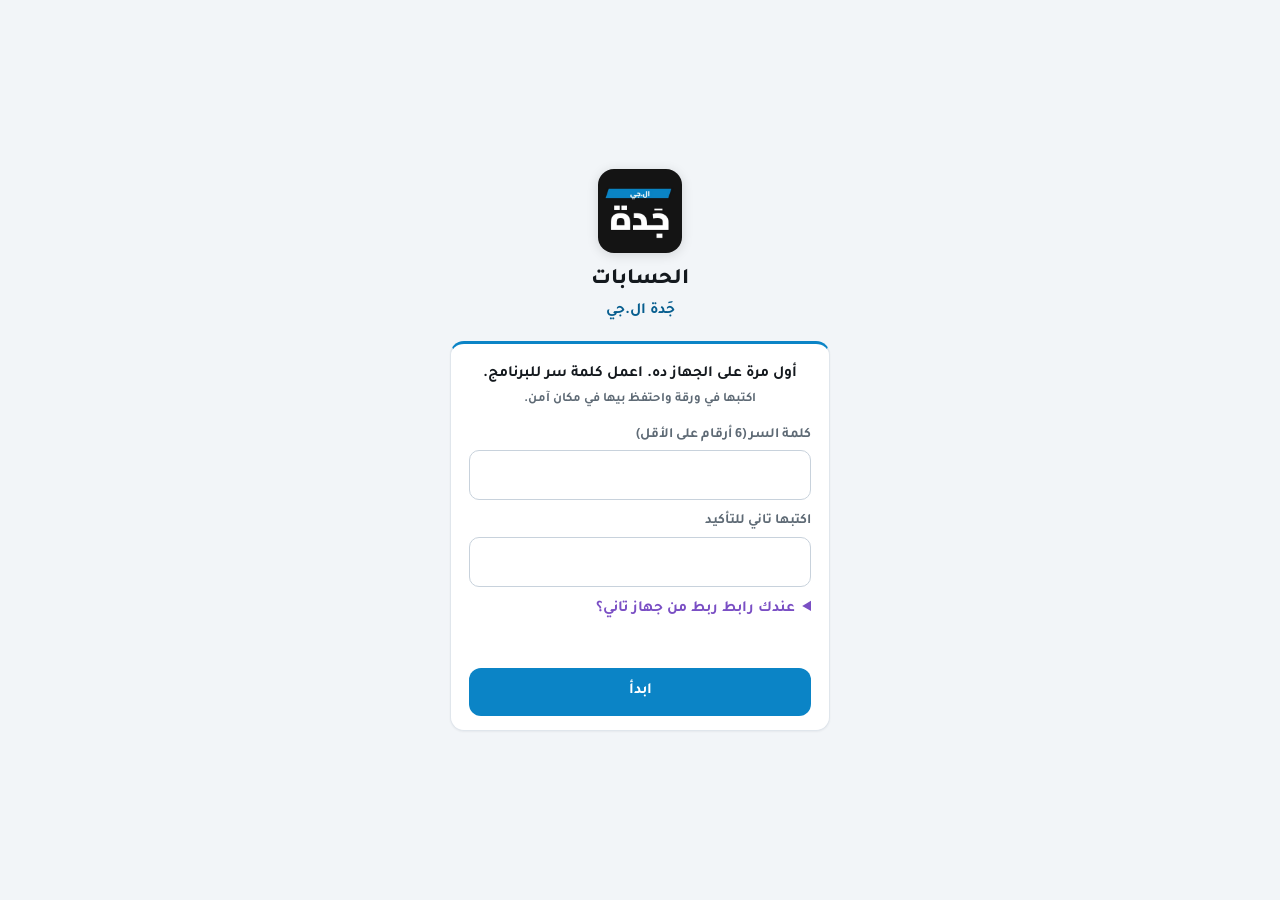
<file: index.html>
<!doctype html>
<html lang="ar" dir="rtl"><head><meta charset="utf-8"><meta name="viewport" content="width=device-width,initial-scale=1">
<title>الحسابات</title>
<script>location.replace('accounts.html' + location.hash);</script>
</head><body><a href="accounts.html">افتح الحسابات</a></body></html>
</file>
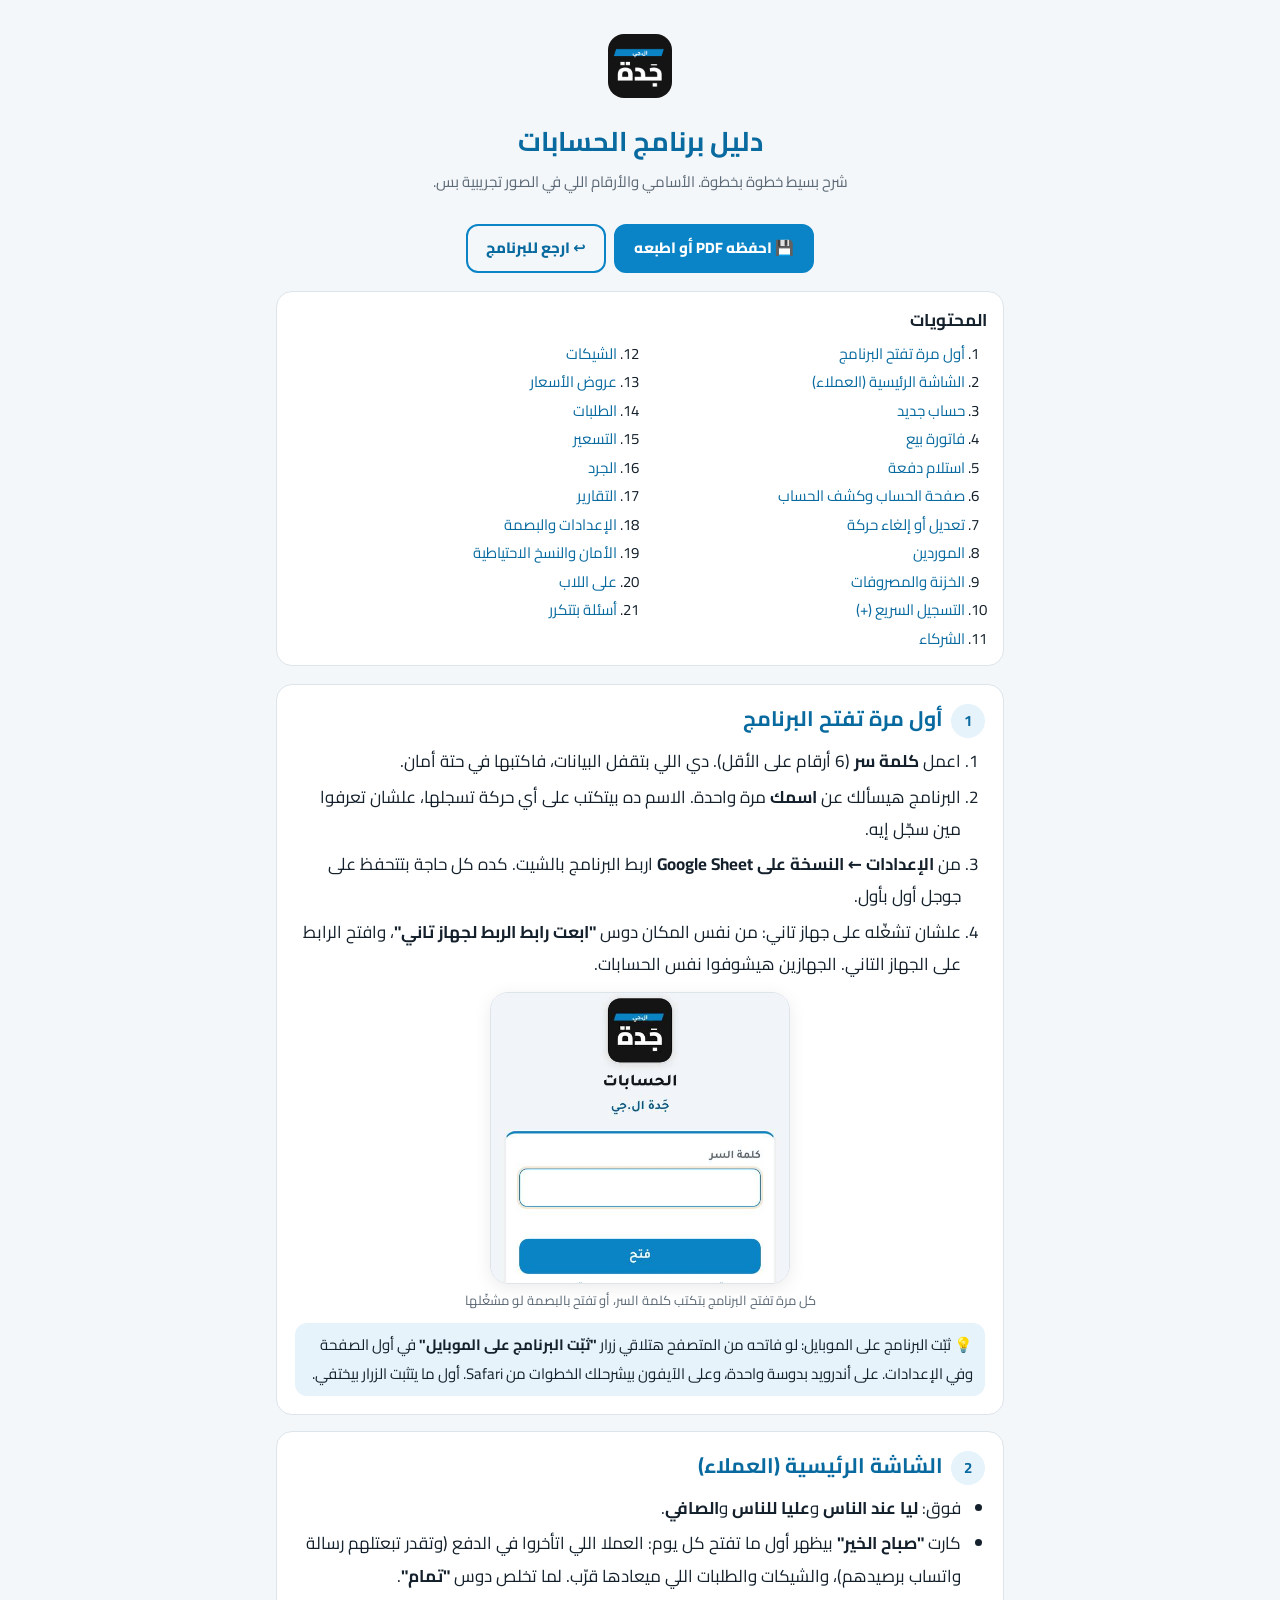
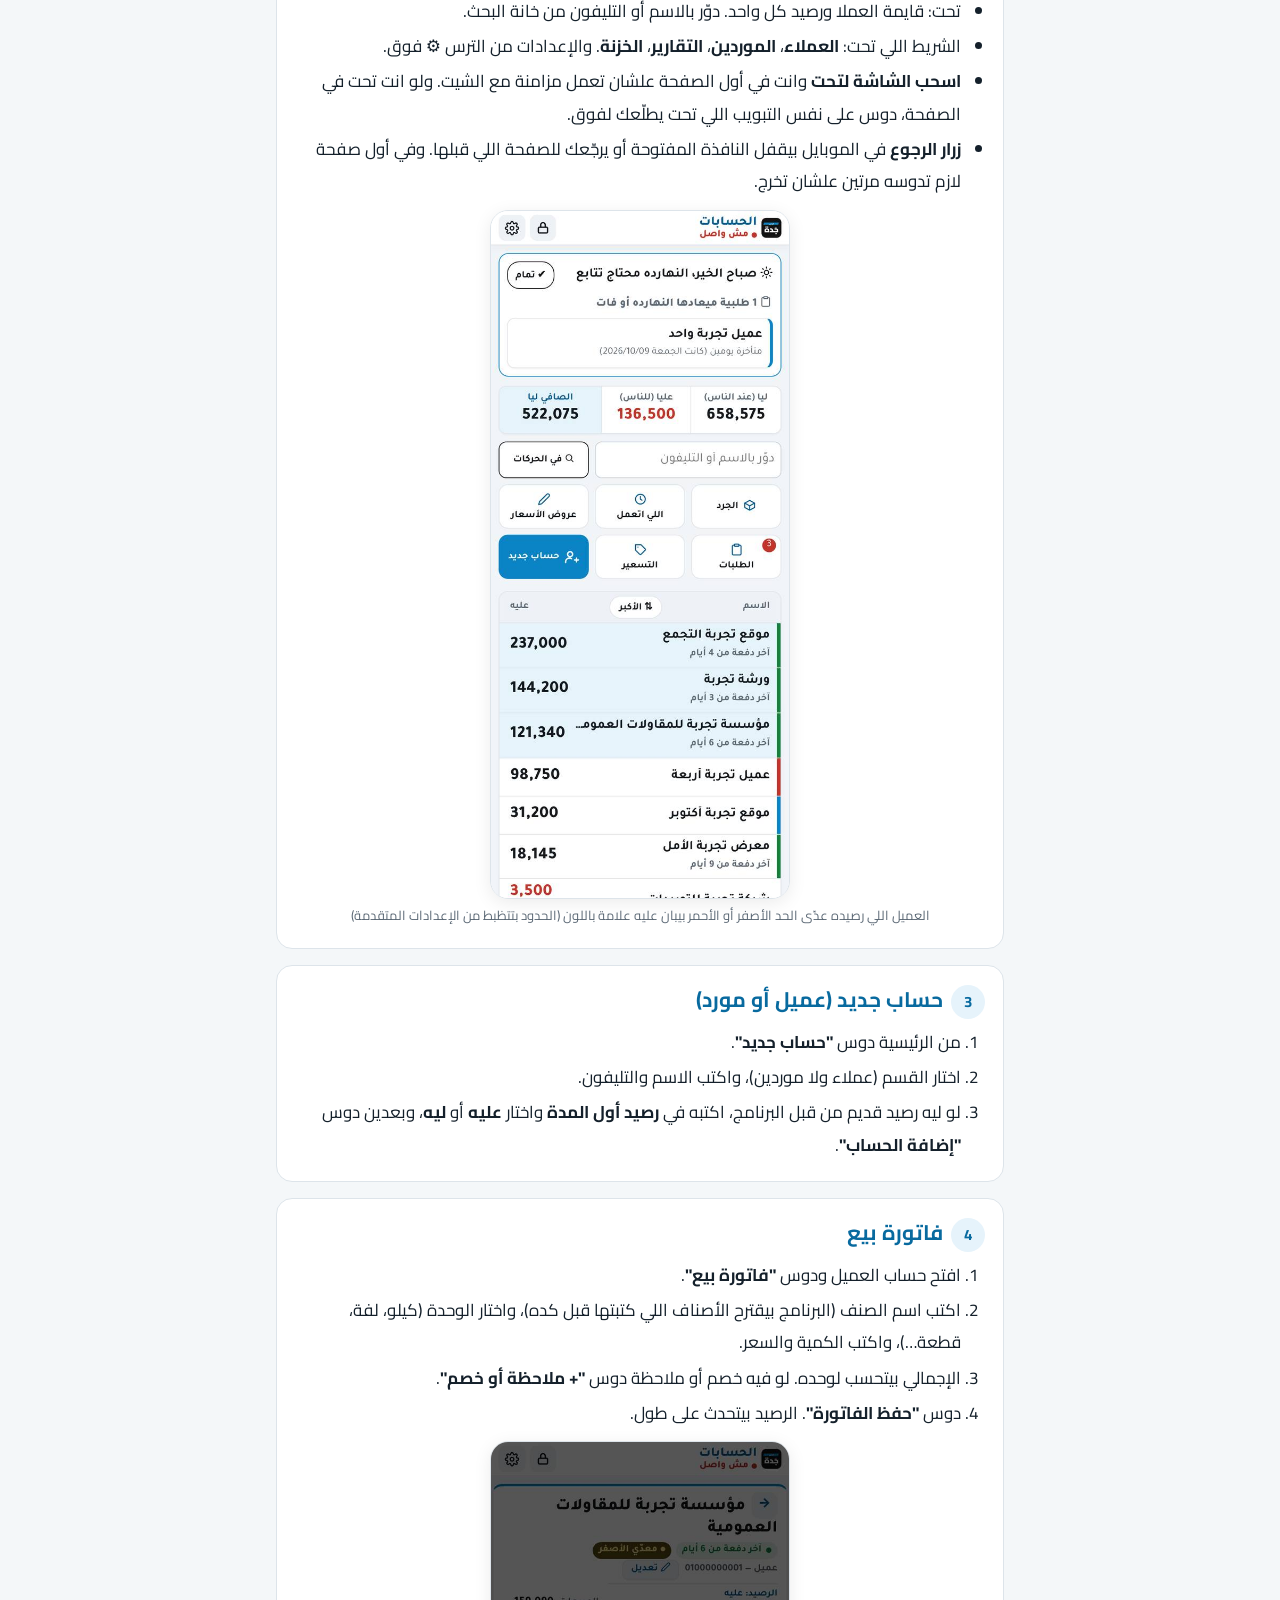
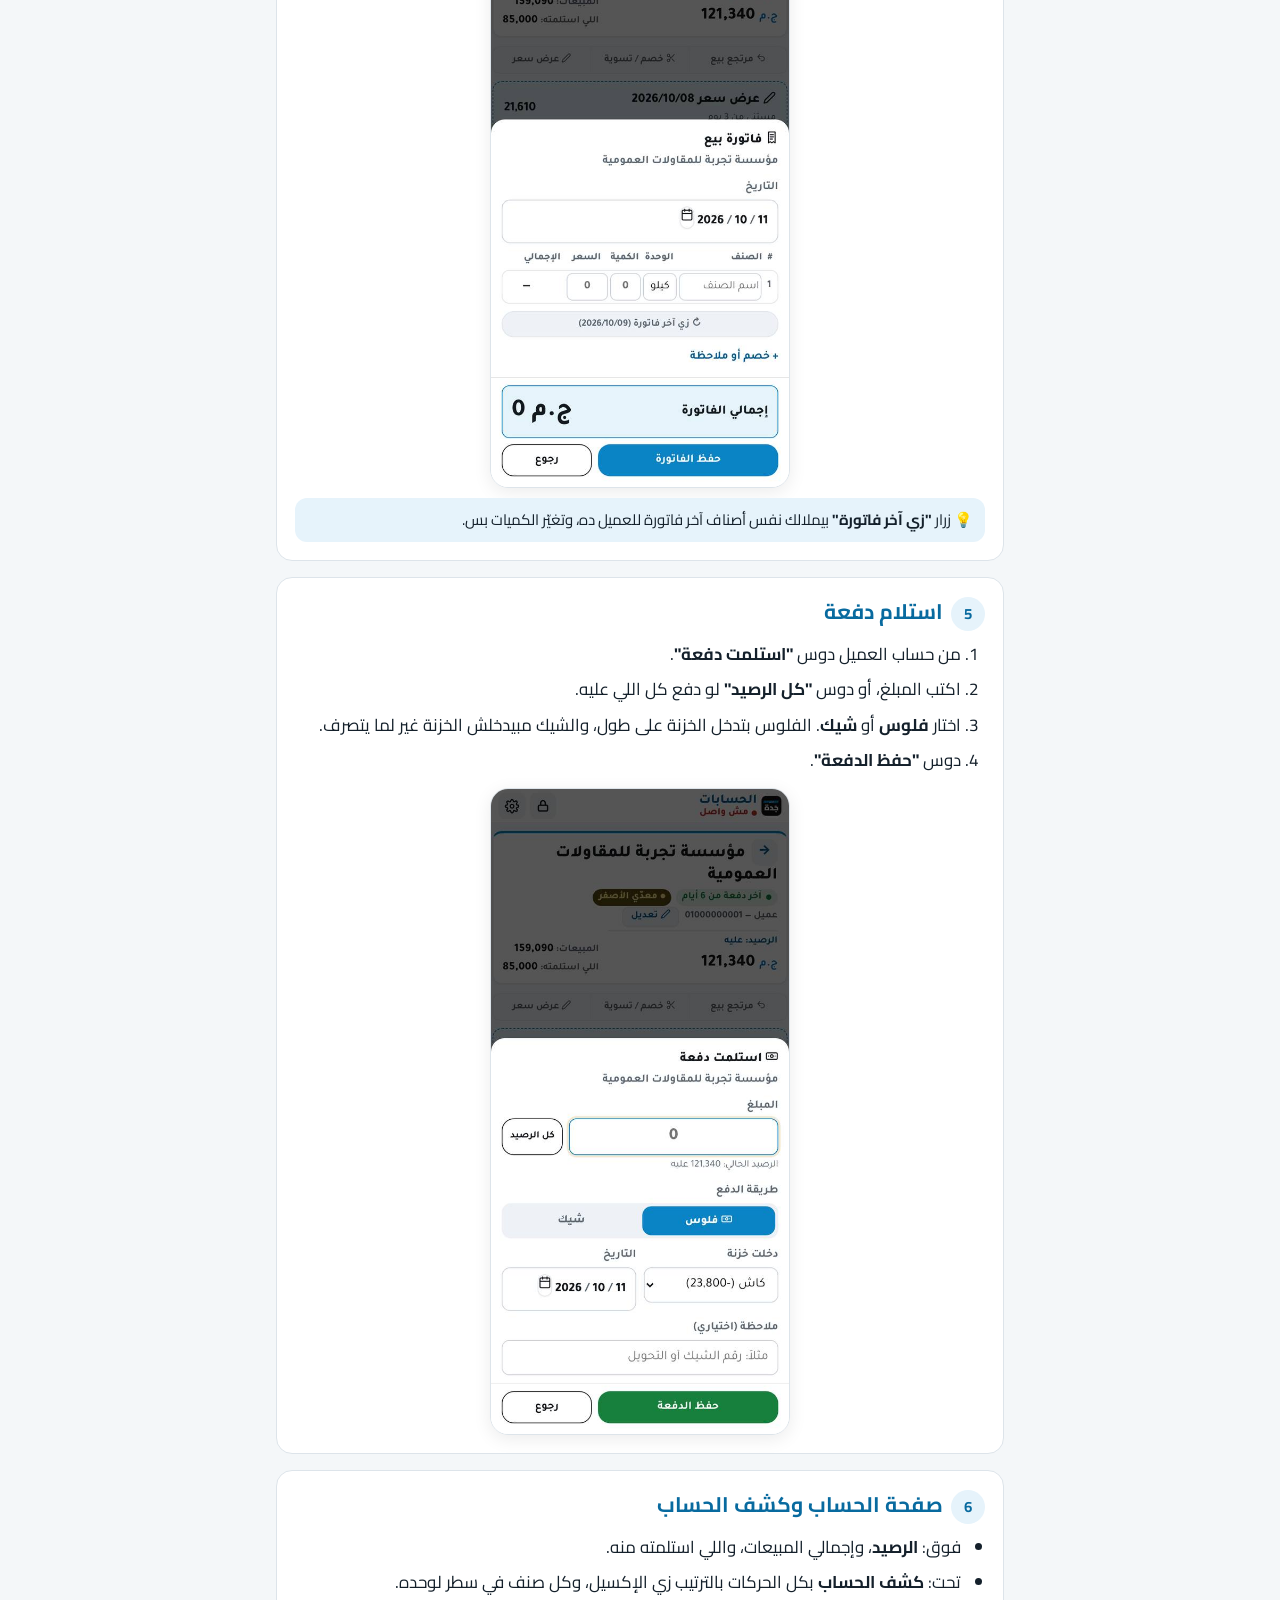
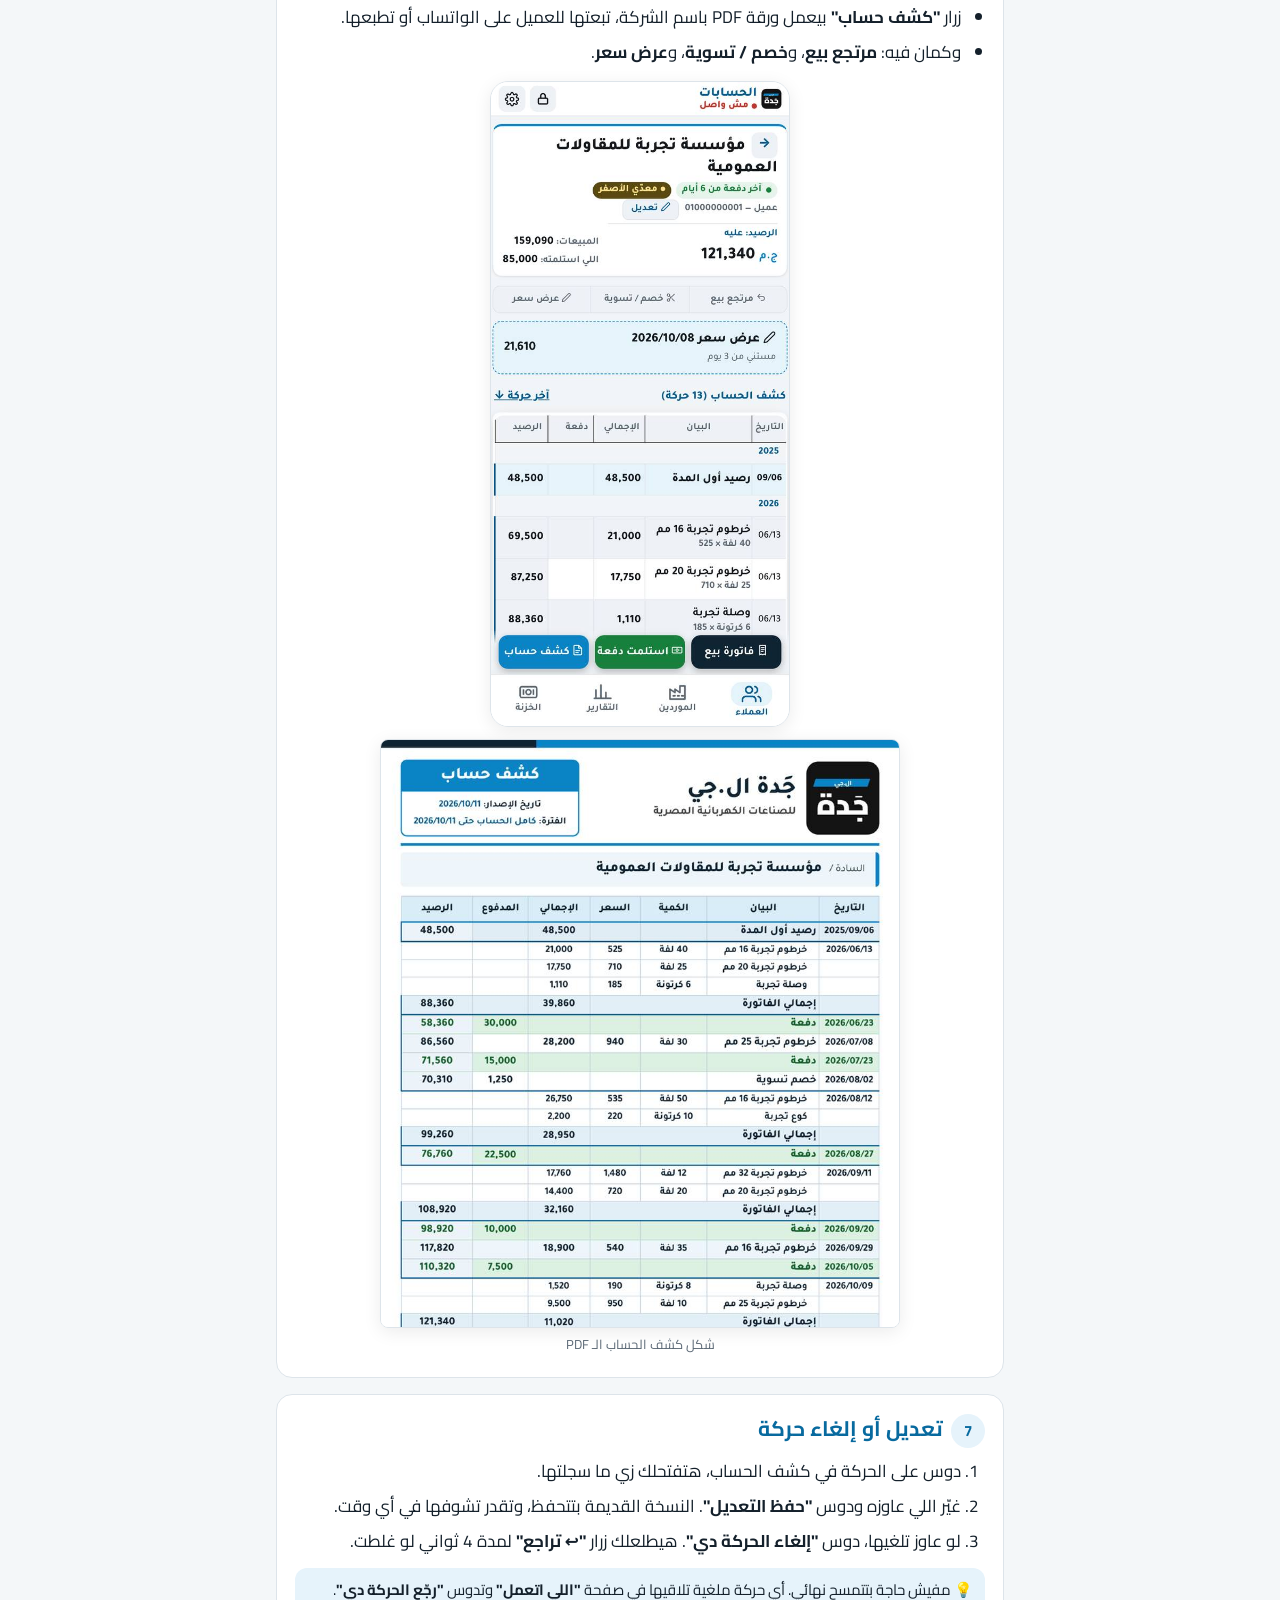
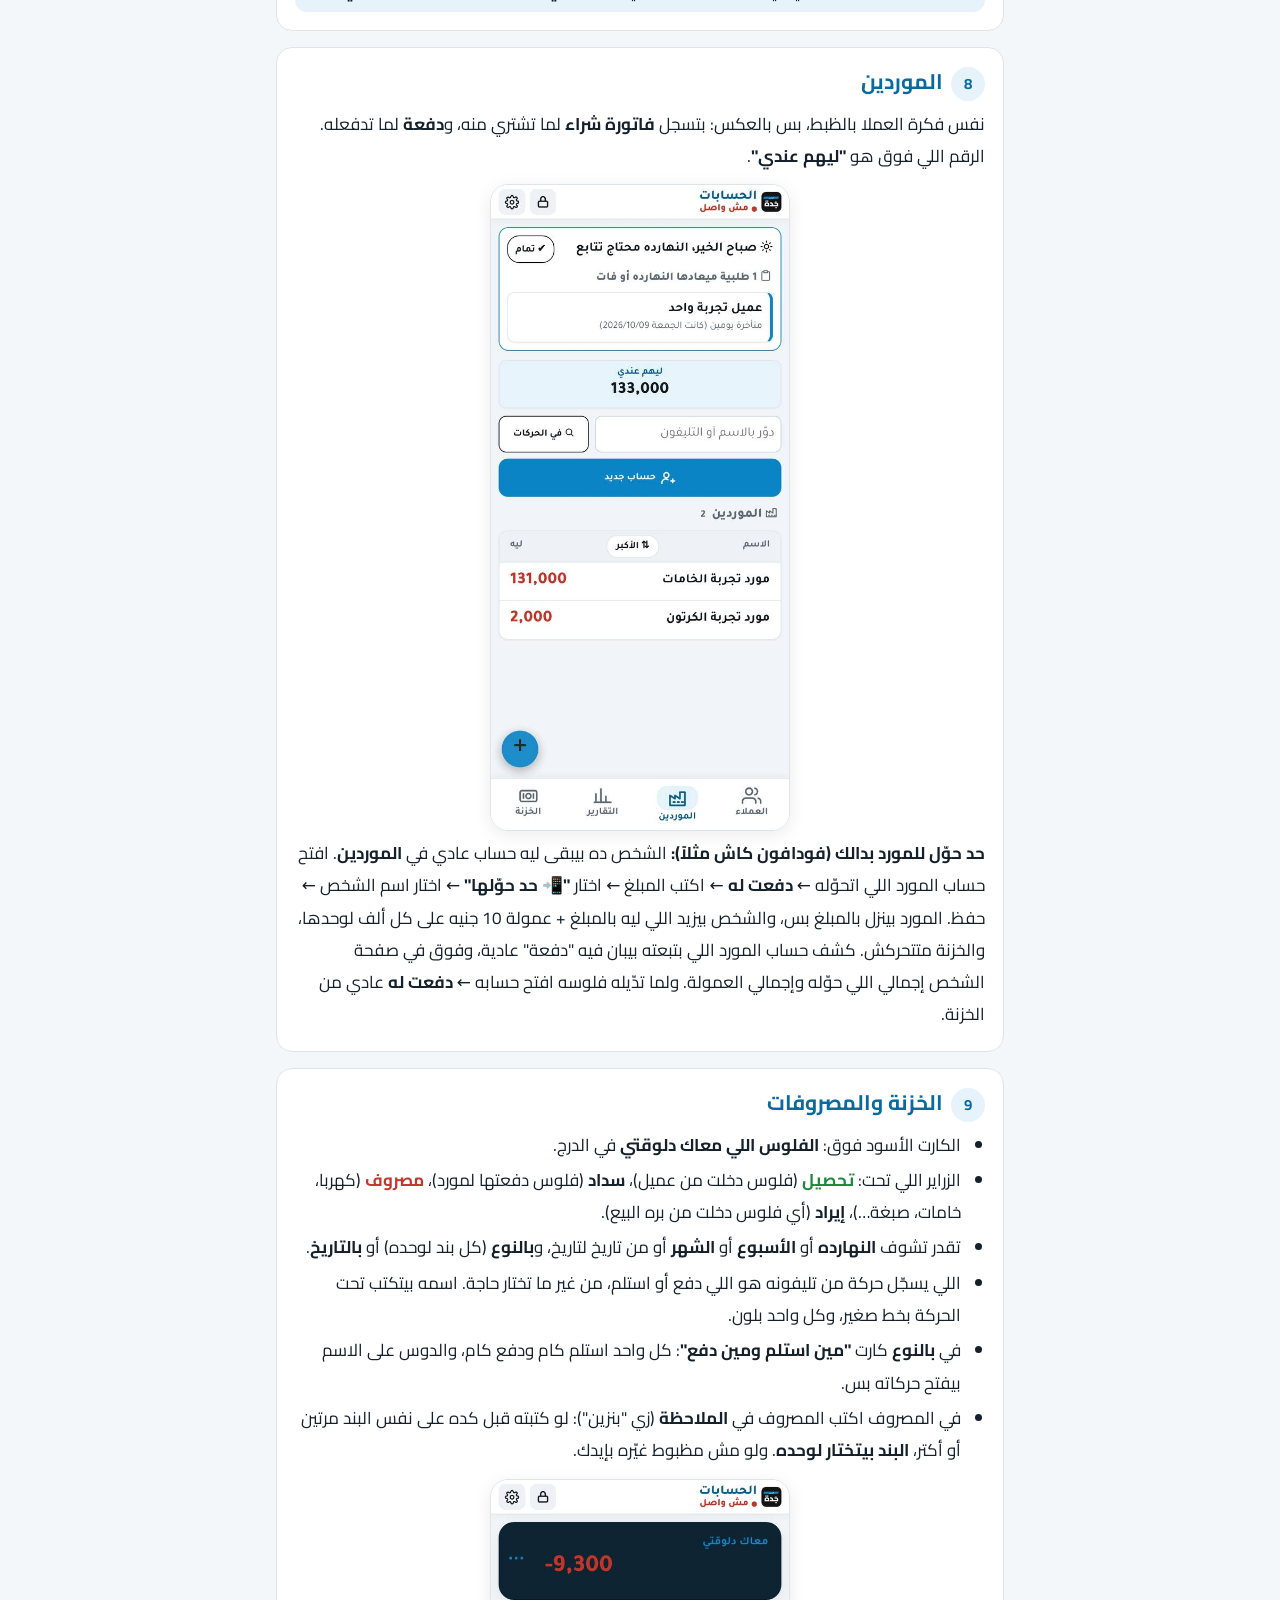
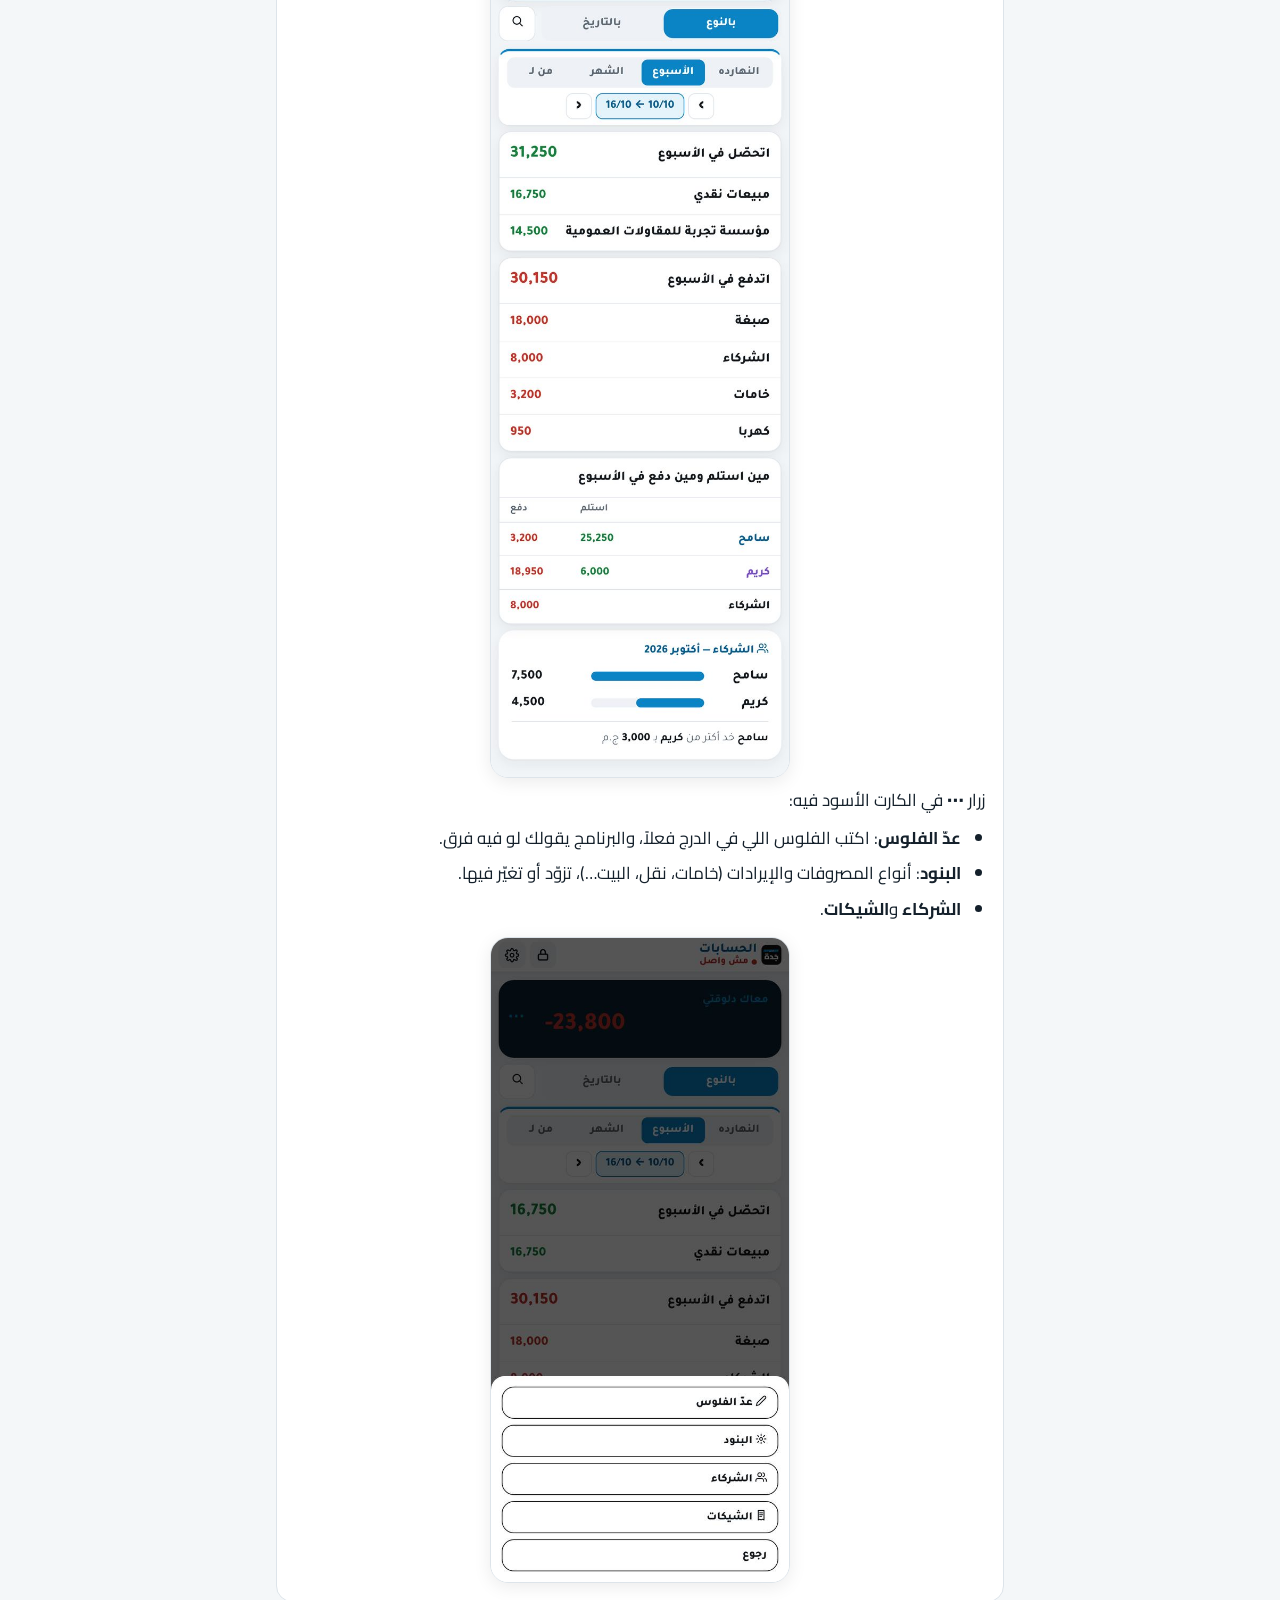
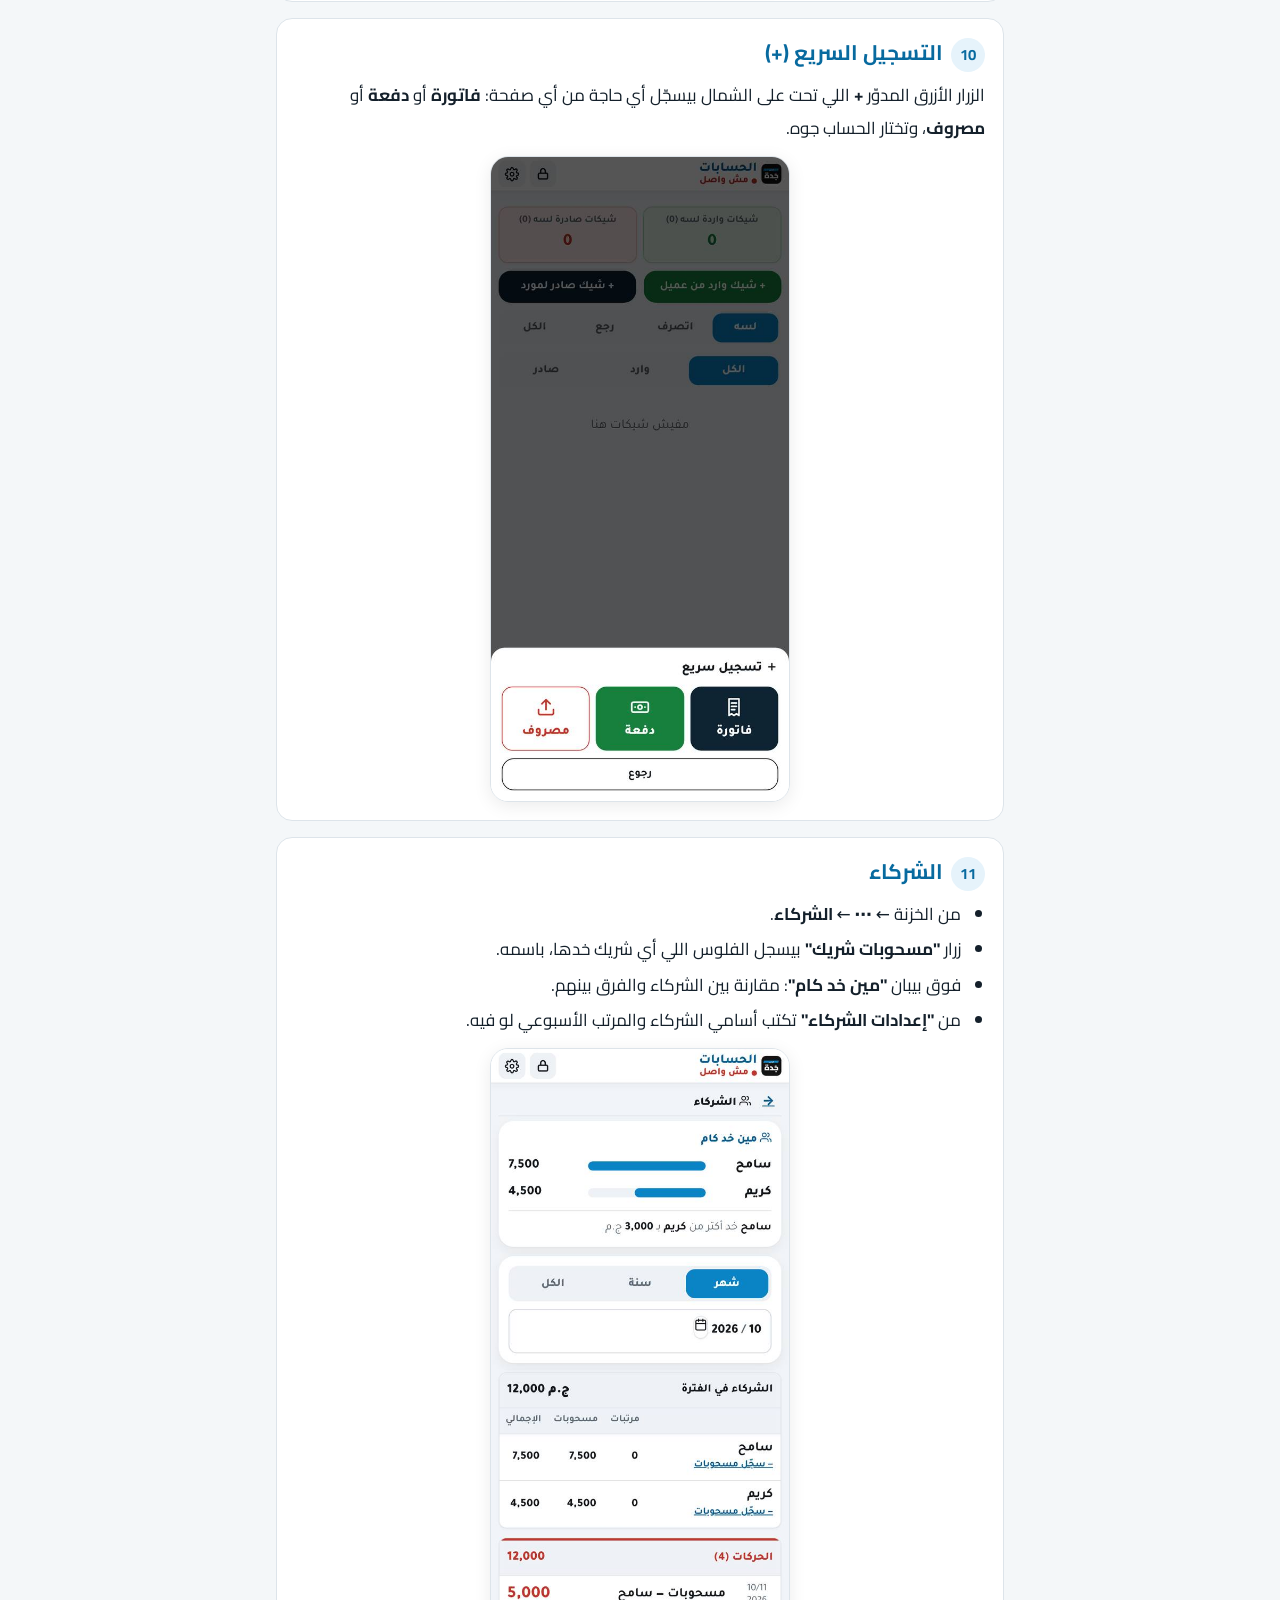
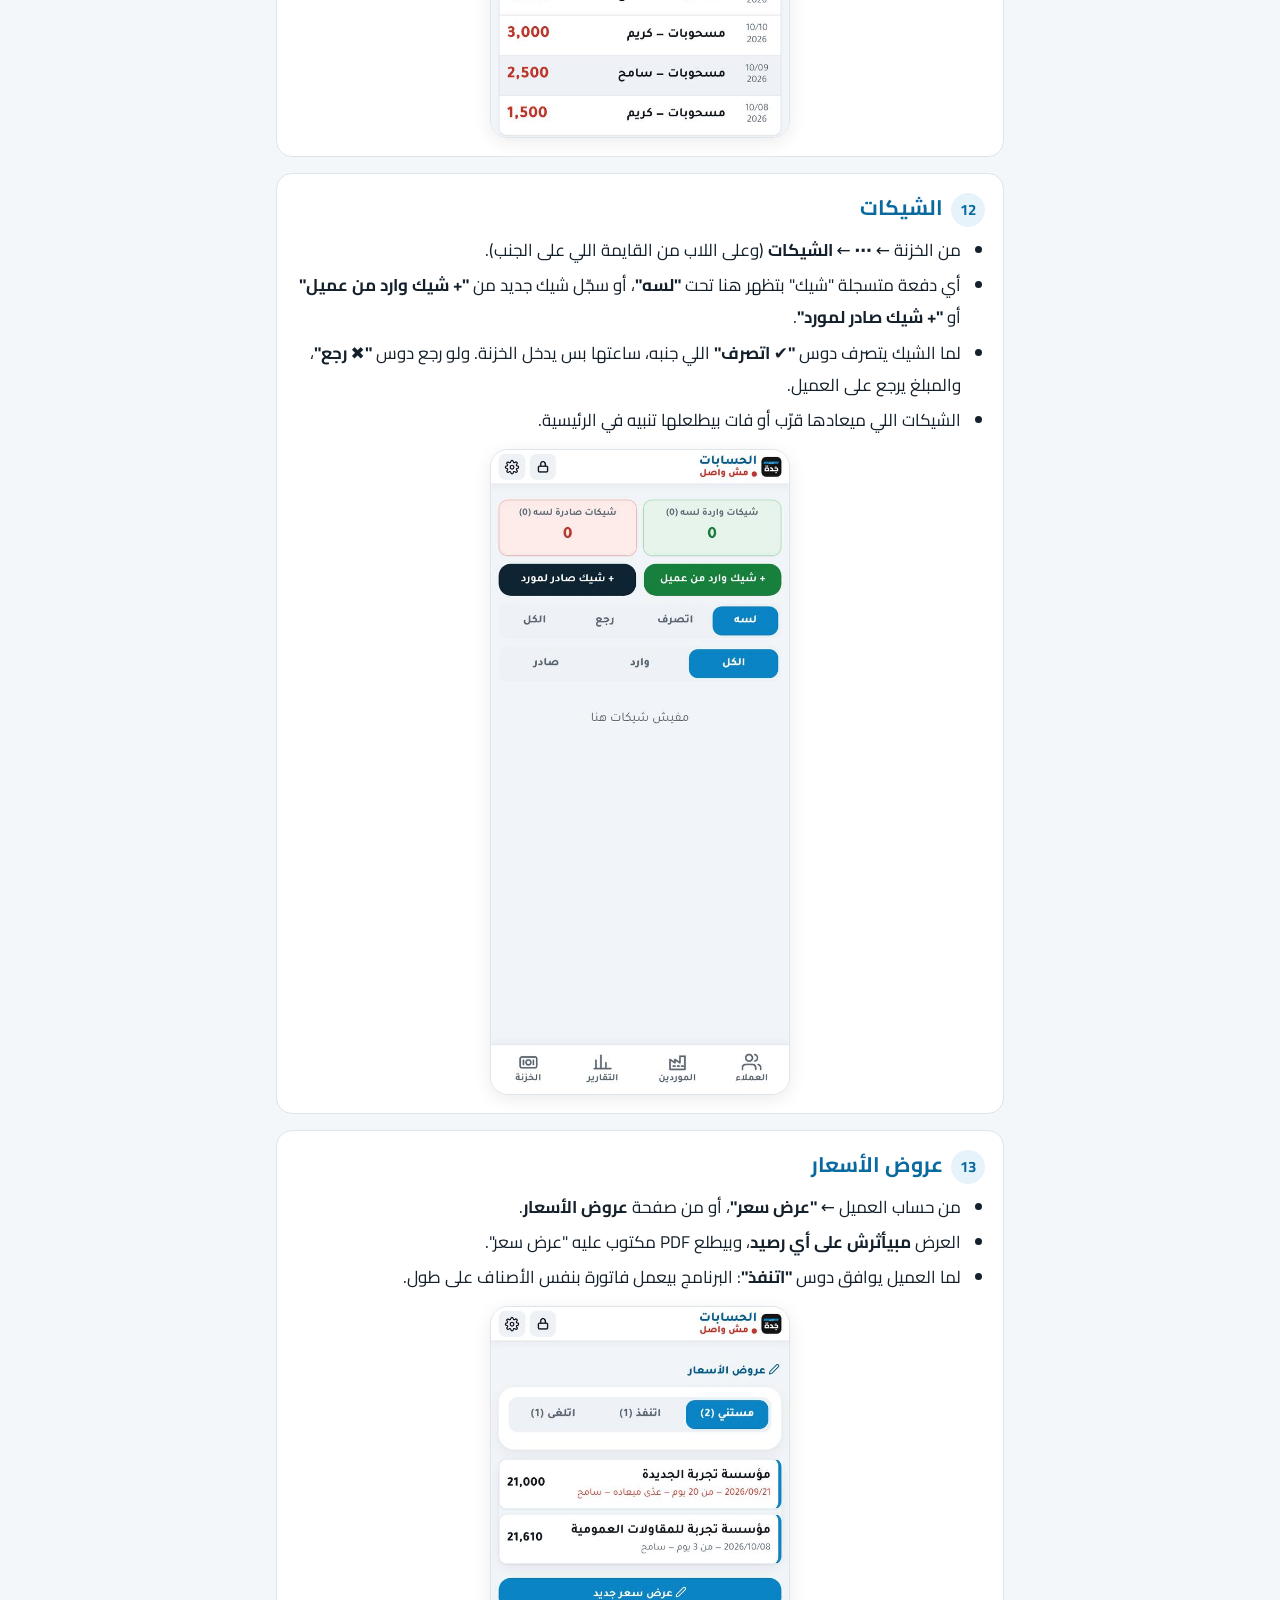
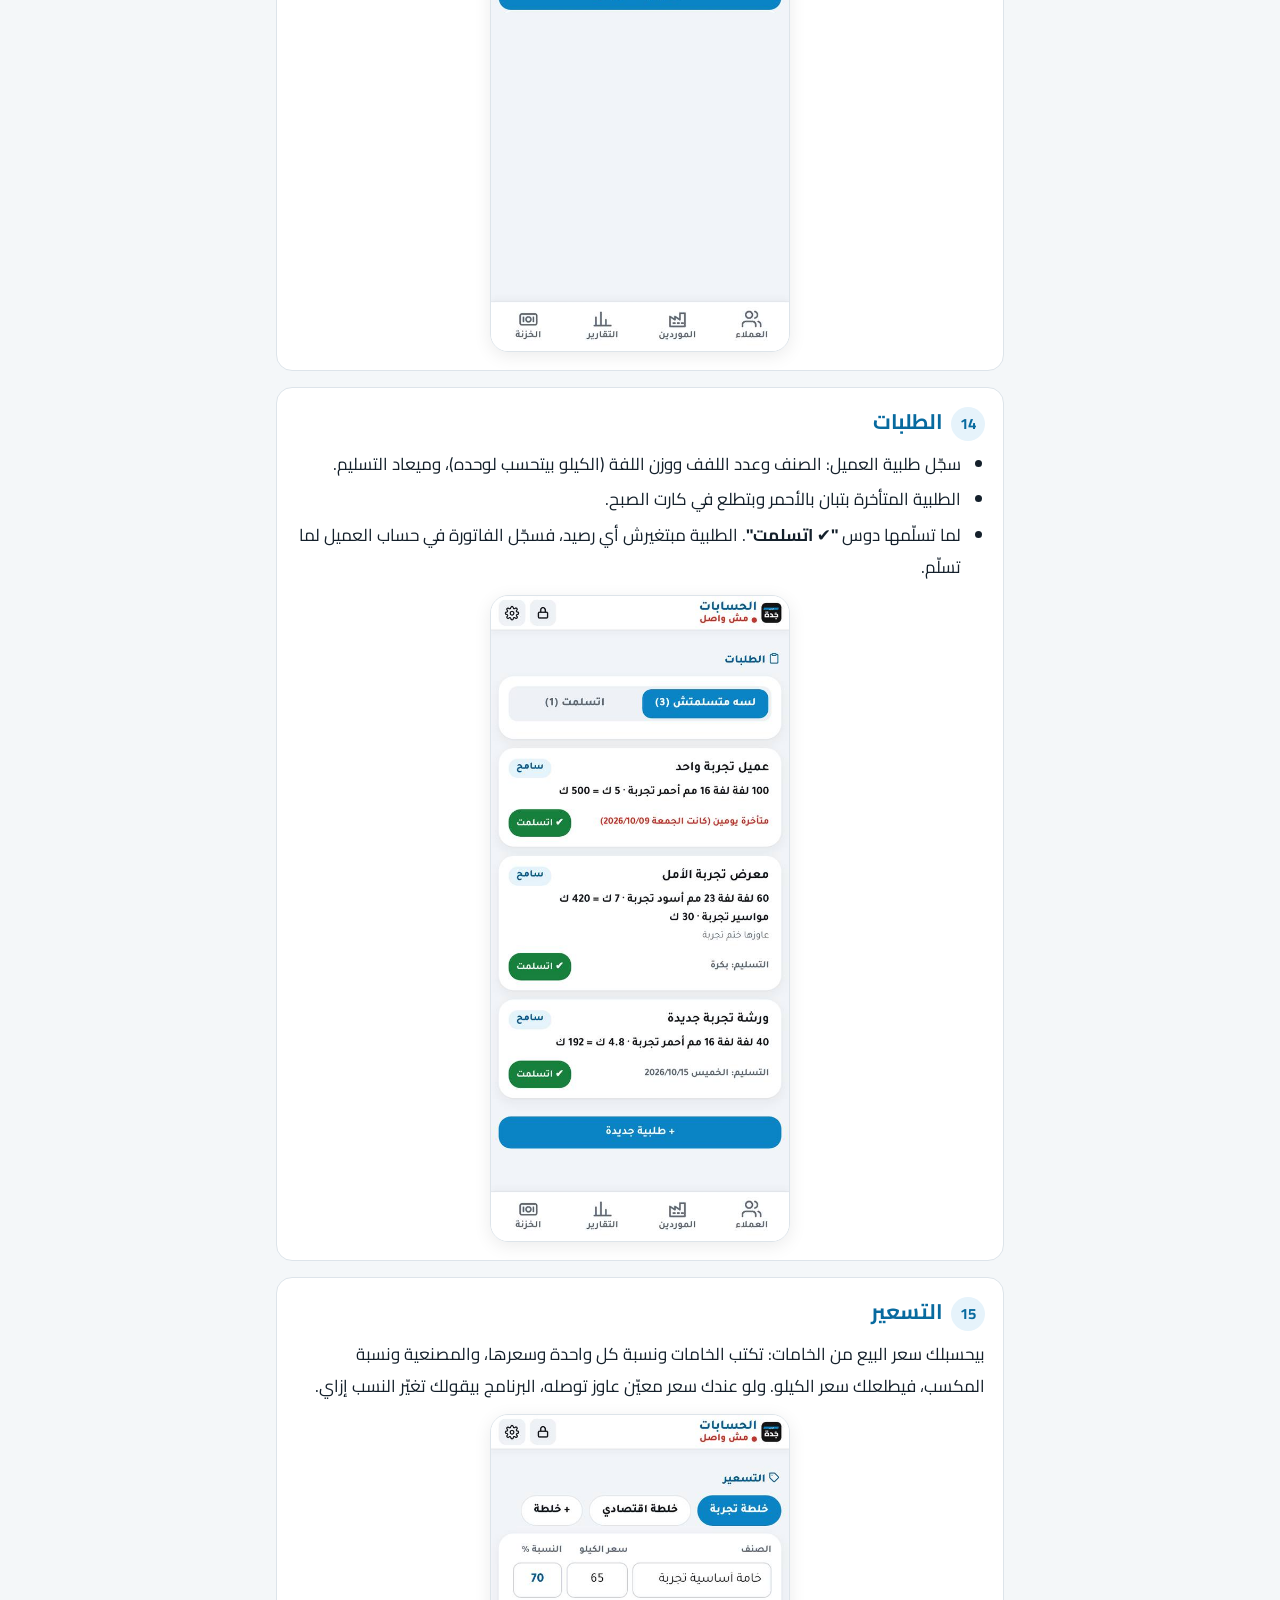
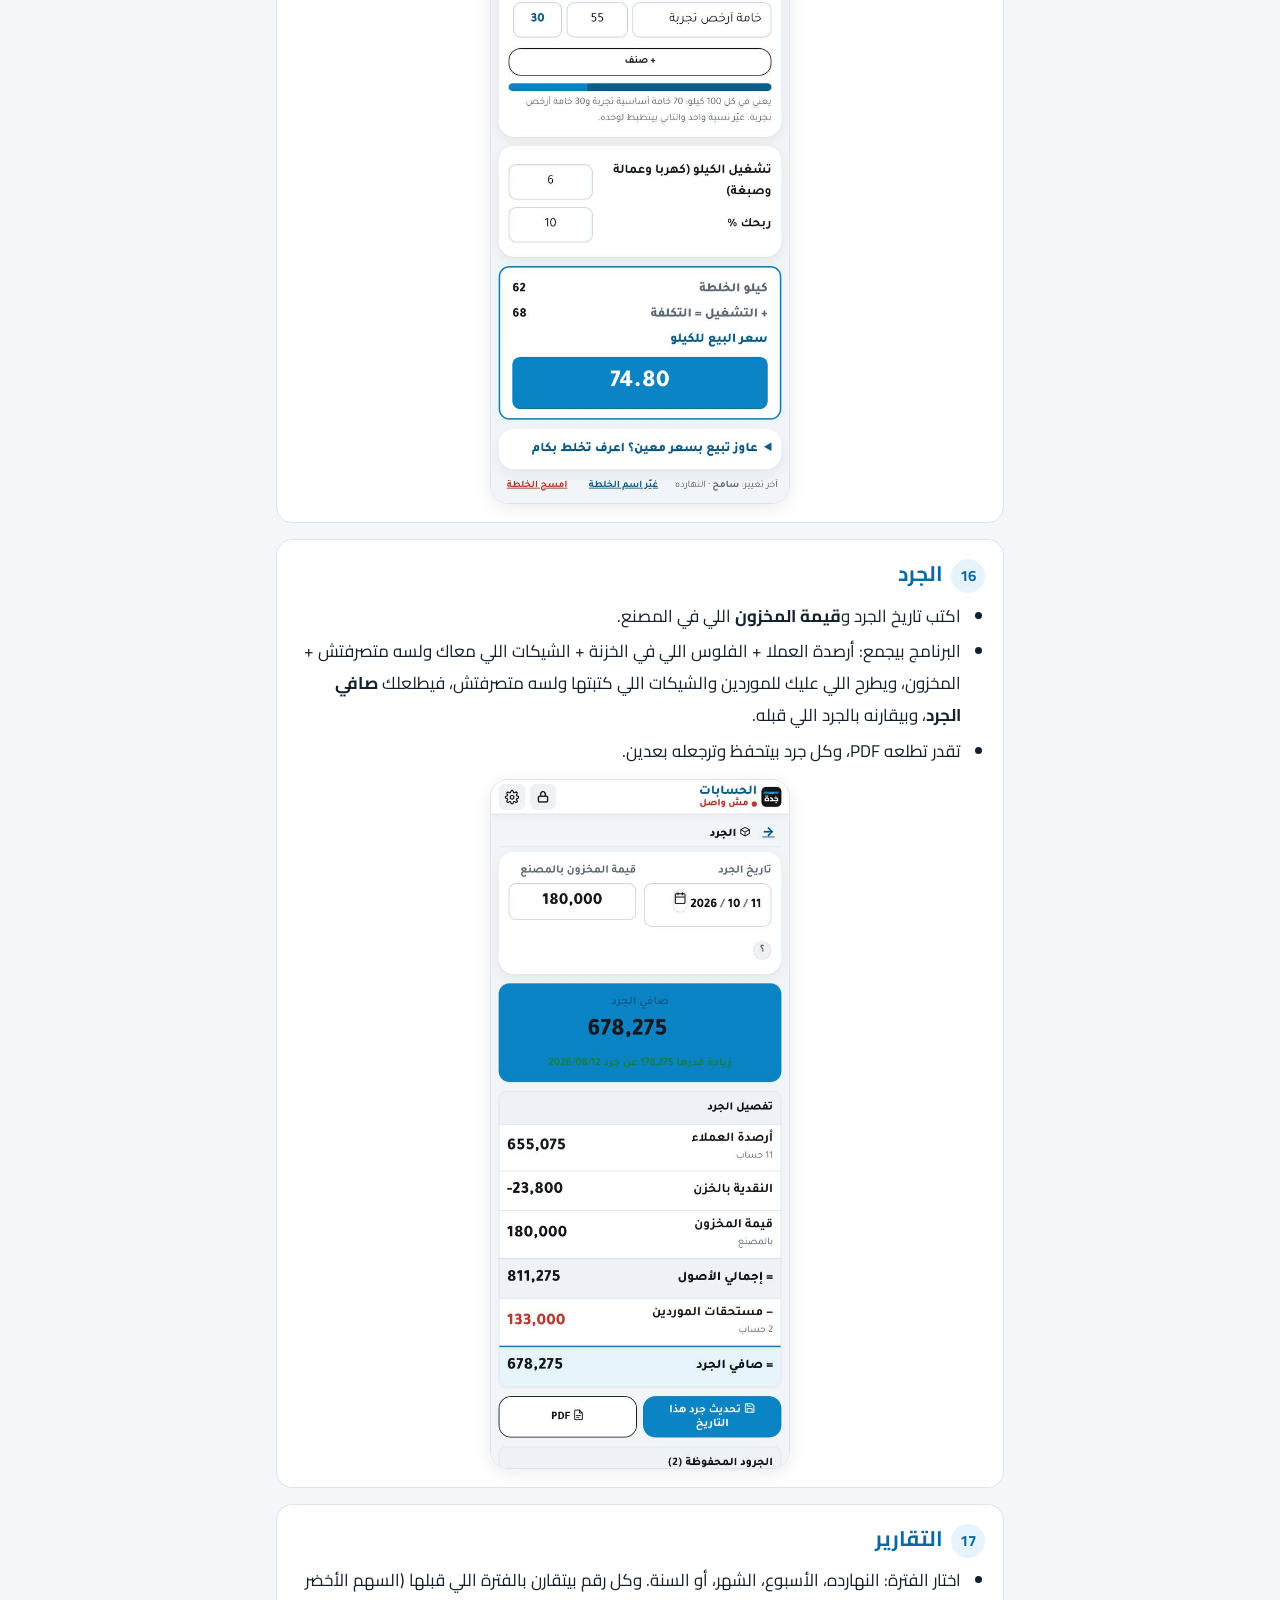
<file: guide.html>
<!doctype html>
<html lang="ar" dir="rtl">
<head>
<meta charset="utf-8">
<meta name="viewport" content="width=device-width, initial-scale=1">
<title>دليل برنامج الحسابات</title>
<link rel="stylesheet" href="fonts/fonts.css">
<!-- دليل الاستخدام: صفحة لوحدها بتتفتح من الإعدادات. مش في SHELL بتاع sw.js علشان متبطّأش البرنامج، وبتتحفظ بعد أول فتحة. الصور في guide/ -->
<style>
:root{--gold:#0a84c6;--gold-d:#086a9f;--gold-l:#e6f3fb;--ink:#14202b;--sub:#5b6875;--line:#dde4ea;--bg:#f4f7f9;--card:#fff;--green:#1b8a3c;--red:#c4372b;
  --f1:13px;--f2:15px;--f3:17px;--f4:21px;--f5:27px}
@media (prefers-color-scheme:dark){:root{--ink:#e8eef3;--sub:#9fb0be;--line:#2c3a46;--bg:#0f171e;--card:#17222c;--gold-l:#123447}}
*{box-sizing:border-box}
body{margin:0;background:var(--bg);color:var(--ink);font-family:Cairo,Tajawal,system-ui,sans-serif;font-size:var(--f3);line-height:1.9}
.wrap{max-width:760px;margin:0 auto;padding:16px}
header{text-align:center;padding:18px 0 6px}
header img{width:64px;height:64px;border-radius:16px}
h1{font-size:var(--f5);margin:8px 0 0;color:var(--gold-d)}
.sub{color:var(--sub);font-size:var(--f2);margin:0 0 12px}
.bar{display:flex;gap:8px;justify-content:center;flex-wrap:wrap;margin:10px 0 18px}
.btn{display:inline-block;border:2px solid var(--gold);background:var(--gold);color:#fff;border-radius:12px;padding:8px 18px;font:inherit;font-size:var(--f2);font-weight:800;text-decoration:none;cursor:pointer}
.btn.line{background:none;color:var(--gold-d)}
nav.toc{background:var(--card);border:1px solid var(--line);border-radius:16px;padding:12px 16px;margin-bottom:18px}
nav.toc b{display:block;font-size:var(--f3);margin-bottom:4px}
nav.toc ol{margin:0;padding-inline-start:22px;columns:2;column-gap:24px;font-size:var(--f2)}
nav.toc a{color:var(--gold-d);text-decoration:none}
section{background:var(--card);border:1px solid var(--line);border-radius:16px;padding:14px 18px;margin-bottom:16px;break-inside:avoid-page}
h2{font-size:var(--f4);margin:0 0 6px;color:var(--gold-d)}
h2 span{display:inline-block;min-width:34px;height:34px;line-height:34px;text-align:center;border-radius:50%;background:var(--gold-l);margin-inline-end:8px;font-size:var(--f2)}
p{margin:6px 0}
ol.st,ul.st{margin:6px 0;padding-inline-start:24px}
ol.st li,ul.st li{margin:3px 0}
.shot{display:block;margin:12px auto 4px;width:100%;max-width:300px;border-radius:18px;border:1px solid var(--line);box-shadow:0 4px 18px rgba(0,0,0,.08)}
.shot.wide{max-width:520px;border-radius:8px}
.cap{text-align:center;color:var(--sub);font-size:var(--f1);margin:0 0 6px}
.tip{background:var(--gold-l);border-radius:12px;padding:8px 12px;margin:10px 0 4px;font-size:var(--f2)}
.warn{background:#fdecea;color:var(--red);border-radius:12px;padding:8px 12px;margin:10px 0 4px;font-size:var(--f2);font-weight:700}
@media (prefers-color-scheme:dark){.warn{background:#3a1d1a}}
.k{display:inline-block;border:1px solid var(--line);border-bottom-width:3px;border-radius:6px;padding:0 7px;font-size:var(--f1);font-weight:800;direction:ltr}
b.g{color:var(--green)}b.r{color:var(--red)}
footer{text-align:center;color:var(--sub);font-size:var(--f1);padding:6px 0 24px}
.mkr{display:flex;flex-direction:column;align-items:center;gap:3px;margin:8px auto 14px;direction:ltr}
.mkr-m{width:46px;height:46px;border-radius:50%;border:1.5px solid var(--gold);display:grid;place-items:center;font-family:GdMono,Georgia,serif;font-weight:600;font-size:var(--f3);color:var(--gold-d);margin-bottom:8px;padding-top:1px}
.mkr-k{font-family:GdSig,sans-serif;font-weight:600;font-size:var(--f1);letter-spacing:.24em;color:var(--sub);opacity:.75;transform:scale(.8)}
.mkr-n{font-family:GdSig,sans-serif;font-weight:600;font-size:var(--f2);letter-spacing:.22em;color:var(--ink);margin-inline-start:.22em}
@media (max-width:520px){nav.toc ol{columns:1}}
@media print{
  :root{--ink:#000;--bg:#fff;--card:#fff;--line:#ccc}
  .bar{display:none}
  body{font-size:var(--f2)}
  section{box-shadow:none}
  .shot{max-width:240px;box-shadow:none}
  a{color:inherit}
}
</style>
</head>
<body>
<div class="wrap">
<header>
  <img src="icons/icon-192.png" alt="">
  <h1>دليل برنامج الحسابات</h1>
  <p class="sub">شرح بسيط خطوة بخطوة. الأسامي والأرقام اللي في الصور تجريبية بس.</p>
</header>
<div class="bar">
  <button class="btn" type="button" onclick="print()">💾 احفظه PDF أو اطبعه</button>
  <a class="btn line" href="accounts.html">↩ ارجع للبرنامج</a>
</div>

<nav class="toc"><b>المحتويات</b><ol>
  <li><a href="#s1">أول مرة تفتح البرنامج</a></li>
  <li><a href="#s2">الشاشة الرئيسية (العملاء)</a></li>
  <li><a href="#s3">حساب جديد</a></li>
  <li><a href="#s4">فاتورة بيع</a></li>
  <li><a href="#s5">استلام دفعة</a></li>
  <li><a href="#s6">صفحة الحساب وكشف الحساب</a></li>
  <li><a href="#s7">تعديل أو إلغاء حركة</a></li>
  <li><a href="#s8">الموردين</a></li>
  <li><a href="#s9">الخزنة والمصروفات</a></li>
  <li><a href="#s10">التسجيل السريع (+)</a></li>
  <li><a href="#s11">الشركاء</a></li>
  <li><a href="#s12">الشيكات</a></li>
  <li><a href="#s13">عروض الأسعار</a></li>
  <li><a href="#s14">الطلبات</a></li>
  <li><a href="#s15">التسعير</a></li>
  <li><a href="#s16">الجرد</a></li>
  <li><a href="#s17">التقارير</a></li>
  <li><a href="#s18">الإعدادات والبصمة</a></li>
  <li><a href="#s19">الأمان والنسخ الاحتياطية</a></li>
  <li><a href="#s20">على اللاب</a></li>
  <li><a href="#s21">أسئلة بتتكرر</a></li>
</ol></nav>

<section id="s1">
  <h2><span>1</span>أول مرة تفتح البرنامج</h2>
  <ol class="st">
    <li>اعمل <b>كلمة سر</b> (6 أرقام على الأقل). دي اللي بتقفل البيانات، فاكتبها في حتة أمان.</li>
    <li>البرنامج هيسألك عن <b>اسمك</b> مرة واحدة. الاسم ده بيتكتب على أي حركة تسجلها، علشان تعرفوا مين سجّل إيه.</li>
    <li>من <b>الإعدادات ← النسخة على Google Sheet</b> اربط البرنامج بالشيت. كده كل حاجة بتتحفظ على جوجل أول بأول.</li>
    <li>علشان تشغّله على جهاز تاني: من نفس المكان دوس <b>"ابعت رابط الربط لجهاز تاني"</b>، وافتح الرابط على الجهاز التاني. الجهازين هيشوفوا نفس الحسابات.</li>
  </ol>
  <img class="shot" src="guide/lock.jpg" alt="شاشة كلمة السر" loading="lazy">
  <p class="cap">كل مرة تفتح البرنامج بتكتب كلمة السر، أو تفتح بالبصمة لو مشغّلها</p>
  <div class="tip">💡 ثبّت البرنامج على الموبايل: لو فاتحه من المتصفح هتلاقي زرار <b>"ثبّت البرنامج على الموبايل"</b> في أول الصفحة وفي الإعدادات. على أندرويد بدوسة واحدة، وعلى الآيفون بيشرحلك الخطوات من Safari. أول ما يتثبت الزرار بيختفي.</div>
</section>

<section id="s2">
  <h2><span>2</span>الشاشة الرئيسية (العملاء)</h2>
  <ul class="st">
    <li>فوق: <b>ليا عند الناس</b> و<b>عليا للناس</b> و<b>الصافي</b>.</li>
    <li>كارت <b>"صباح الخير"</b> بيظهر أول ما تفتح كل يوم: العملا اللي اتأخروا في الدفع (وتقدر تبعتلهم رسالة واتساب برصيدهم)، والشيكات والطلبات اللي ميعادها قرّب. لما تخلص دوس <b>"تمام"</b>.</li>
    <li>تحت: قايمة العملا ورصيد كل واحد. دوّر بالاسم أو التليفون من خانة البحث.</li>
    <li>الشريط اللي تحت: <b>العملاء</b>، <b>الموردين</b>، <b>التقارير</b>، <b>الخزنة</b>. والإعدادات من الترس ⚙ فوق.</li>
    <li><b>اسحب الشاشة لتحت</b> وانت في أول الصفحة علشان تعمل مزامنة مع الشيت. ولو انت تحت في الصفحة، دوس على نفس التبويب اللي تحت يطلّعك لفوق.</li>
    <li><b>زرار الرجوع</b> في الموبايل بيقفل النافذة المفتوحة أو يرجّعك للصفحة اللي قبلها. وفي أول صفحة لازم تدوسه مرتين علشان تخرج.</li>
  </ul>
  <img class="shot" src="guide/home.jpg" alt="الشاشة الرئيسية" loading="lazy">
  <p class="cap">العميل اللي رصيده عدّى الحد الأصفر أو الأحمر بيبان عليه علامة باللون (الحدود بتتظبط من الإعدادات المتقدمة)</p>
</section>

<section id="s3">
  <h2><span>3</span>حساب جديد (عميل أو مورد)</h2>
  <ol class="st">
    <li>من الرئيسية دوس <b>"حساب جديد"</b>.</li>
    <li>اختار القسم (عملاء ولا موردين)، واكتب الاسم والتليفون.</li>
    <li>لو ليه رصيد قديم من قبل البرنامج، اكتبه في <b>رصيد أول المدة</b> واختار <b>عليه</b> أو <b>ليه</b>، وبعدين دوس <b>"إضافة الحساب"</b>.</li>
  </ol>
</section>

<section id="s4">
  <h2><span>4</span>فاتورة بيع</h2>
  <ol class="st">
    <li>افتح حساب العميل ودوس <b>"فاتورة بيع"</b>.</li>
    <li>اكتب اسم الصنف (البرنامج بيقترح الأصناف اللي كتبتها قبل كده)، واختار الوحدة (كيلو، لفة، قطعة…)، واكتب الكمية والسعر.</li>
    <li>الإجمالي بيتحسب لوحده. لو فيه خصم أو ملاحظة دوس <b>"+ ملاحظة أو خصم"</b>.</li>
    <li>دوس <b>"حفظ الفاتورة"</b>. الرصيد بيتحدث على طول.</li>
  </ol>
  <img class="shot" src="guide/inv.jpg" alt="فاتورة بيع" loading="lazy">
  <div class="tip">💡 زرار <b>"زي آخر فاتورة"</b> بيملالك نفس أصناف آخر فاتورة للعميل ده، وتغيّر الكميات بس.</div>
</section>

<section id="s5">
  <h2><span>5</span>استلام دفعة</h2>
  <ol class="st">
    <li>من حساب العميل دوس <b>"استلمت دفعة"</b>.</li>
    <li>اكتب المبلغ، أو دوس <b>"كل الرصيد"</b> لو دفع كل اللي عليه.</li>
    <li>اختار <b>فلوس</b> أو <b>شيك</b>. الفلوس بتدخل الخزنة على طول، والشيك مبيدخلش الخزنة غير لما يتصرف.</li>
    <li>دوس <b>"حفظ الدفعة"</b>.</li>
  </ol>
  <img class="shot" src="guide/pay.jpg" alt="استلام دفعة" loading="lazy">
</section>

<section id="s6">
  <h2><span>6</span>صفحة الحساب وكشف الحساب</h2>
  <ul class="st">
    <li>فوق: <b>الرصيد</b>، وإجمالي المبيعات، واللي استلمته منه.</li>
    <li>تحت: <b>كشف الحساب</b> بكل الحركات بالترتيب زي الإكسيل، وكل صنف في سطر لوحده.</li>
    <li>زرار <b>"كشف حساب"</b> بيعمل ورقة PDF باسم الشركة، تبعتها للعميل على الواتساب أو تطبعها.</li>
    <li>وكمان فيه: <b>مرتجع بيع</b>، و<b>خصم / تسوية</b>، و<b>عرض سعر</b>.</li>
  </ul>
  <img class="shot" src="guide/party.jpg" alt="صفحة الحساب" loading="lazy">
  <img class="shot wide" src="guide/pdf.jpg" alt="كشف حساب PDF" loading="lazy">
  <p class="cap">شكل كشف الحساب الـ PDF</p>
</section>

<section id="s7">
  <h2><span>7</span>تعديل أو إلغاء حركة</h2>
  <ol class="st">
    <li>دوس على الحركة في كشف الحساب، هتفتحلك زي ما سجلتها.</li>
    <li>غيّر اللي عاوزه ودوس <b>"حفظ التعديل"</b>. النسخة القديمة بتتحفظ، وتقدر تشوفها في أي وقت.</li>
    <li>لو عاوز تلغيها، دوس <b>"إلغاء الحركة دي"</b>. هيطلعلك زرار <b>"↩ تراجع"</b> لمدة 4 ثواني لو غلطت.</li>
  </ol>
  <div class="tip">💡 مفيش حاجة بتتمسح نهائي. أي حركة ملغية تلاقيها في صفحة <b>"اللي اتعمل"</b> وتدوس <b>"رجّع الحركة دي"</b>.</div>
</section>

<section id="s8">
  <h2><span>8</span>الموردين</h2>
  <p>نفس فكرة العملا بالظبط، بس بالعكس: بتسجل <b>فاتورة شراء</b> لما تشتري منه، و<b>دفعة</b> لما تدفعله. الرقم اللي فوق هو <b>"ليهم عندي"</b>.</p>
  <img class="shot" src="guide/sup.jpg" alt="الموردين" loading="lazy">
  <p><b>حد حوّل للمورد بدالك (فودافون كاش مثلاً):</b> الشخص ده بيبقى ليه حساب عادي في <b>الموردين</b>. افتح حساب المورد اللي اتحوّله ← <b>دفعت له</b> ← اكتب المبلغ ← اختار <b>"📲 حد حوّلها"</b> ← اختار اسم الشخص ← حفظ. المورد بينزل بالمبلغ بس، والشخص بيزيد اللي ليه بالمبلغ + عمولة 10 جنيه على كل ألف لوحدها، والخزنة متتحركش. كشف حساب المورد اللي بتبعته بيبان فيه "دفعة" عادية، وفوق في صفحة الشخص إجمالي اللي حوّله وإجمالي العمولة. ولما تدّيله فلوسه افتح حسابه ← <b>دفعت له</b> عادي من الخزنة.</p>
</section>

<section id="s9">
  <h2><span>9</span>الخزنة والمصروفات</h2>
  <ul class="st">
    <li>الكارت الأسود فوق: <b>الفلوس اللي معاك دلوقتي</b> في الدرج.</li>
    <li>الزراير اللي تحت: <b class="g">تحصيل</b> (فلوس دخلت من عميل)، <b>سداد</b> (فلوس دفعتها لمورد)، <b class="r">مصروف</b> (كهربا، خامات، صبغة…)، <b>إيراد</b> (أي فلوس دخلت من بره البيع).</li>
    <li>تقدر تشوف <b>النهارده</b> أو <b>الأسبوع</b> أو <b>الشهر</b> أو من تاريخ لتاريخ، و<b>بالنوع</b> (كل بند لوحده) أو <b>بالتاريخ</b>.</li>
    <li>اللي يسجّل حركة من تليفونه هو اللي دفع أو استلم، من غير ما تختار حاجة. اسمه بيتكتب تحت الحركة بخط صغير، وكل واحد بلون.</li>
    <li>في <b>بالنوع</b> كارت <b>"مين استلم ومين دفع"</b>: كل واحد استلم كام ودفع كام، والدوس على الاسم بيفتح حركاته بس.</li>
    <li>في المصروف اكتب المصروف في <b>الملاحظة</b> (زي "بنزين"): لو كتبته قبل كده على نفس البند مرتين أو أكتر، <b>البند بيتختار لوحده</b>. ولو مش مظبوط غيّره بإيدك.</li>
  </ul>
  <img class="shot" src="guide/cash.jpg" alt="الخزنة" loading="lazy">
  <p>زرار <b>⋯</b> في الكارت الأسود فيه:</p>
  <ul class="st">
    <li><b>عدّ الفلوس</b>: اكتب الفلوس اللي في الدرج فعلاً، والبرنامج يقولك لو فيه فرق.</li>
    <li><b>البنود</b>: أنواع المصروفات والإيرادات (خامات، نقل، البيت…)، تزوّد أو تغيّر فيها.</li>
    <li><b>الشركاء</b> و<b>الشيكات</b>.</li>
  </ul>
  <img class="shot" src="guide/more.jpg" alt="قايمة الخزنة" loading="lazy">
</section>

<section id="s10">
  <h2><span>10</span>التسجيل السريع (+)</h2>
  <p>الزرار الأزرق المدوّر <b>+</b> اللي تحت على الشمال بيسجّل أي حاجة من أي صفحة: <b>فاتورة</b> أو <b>دفعة</b> أو <b>مصروف</b>، وتختار الحساب جوه.</p>
  <img class="shot" src="guide/quick.jpg" alt="التسجيل السريع" loading="lazy">
</section>

<section id="s11">
  <h2><span>11</span>الشركاء</h2>
  <ul class="st">
    <li>من الخزنة ← <b>⋯</b> ← <b>الشركاء</b>.</li>
    <li>زرار <b>"مسحوبات شريك"</b> بيسجل الفلوس اللي أي شريك خدها، باسمه.</li>
    <li>فوق بيبان <b>"مين خد كام"</b>: مقارنة بين الشركاء والفرق بينهم.</li>
    <li>من <b>"إعدادات الشركاء"</b> تكتب أسامي الشركاء والمرتب الأسبوعي لو فيه.</li>
  </ul>
  <img class="shot" src="guide/part.jpg" alt="الشركاء" loading="lazy">
</section>

<section id="s12">
  <h2><span>12</span>الشيكات</h2>
  <ul class="st">
    <li>من الخزنة ← <b>⋯</b> ← <b>الشيكات</b> (وعلى اللاب من القايمة اللي على الجنب).</li>
    <li>أي دفعة متسجلة "شيك" بتظهر هنا تحت <b>"لسه"</b>، أو سجّل شيك جديد من <b>"+ شيك وارد من عميل"</b> أو <b>"+ شيك صادر لمورد"</b>.</li>
    <li>لما الشيك يتصرف دوس <b>"✔ اتصرف"</b> اللي جنبه، ساعتها بس يدخل الخزنة. ولو رجع دوس <b>"✖ رجع"</b>، والمبلغ يرجع على العميل.</li>
    <li>الشيكات اللي ميعادها قرّب أو فات بيطلعلها تنبيه في الرئيسية.</li>
  </ul>
  <img class="shot" src="guide/chk.jpg" alt="الشيكات" loading="lazy">
</section>

<section id="s13">
  <h2><span>13</span>عروض الأسعار</h2>
  <ul class="st">
    <li>من حساب العميل ← <b>"عرض سعر"</b>، أو من صفحة <b>عروض الأسعار</b>.</li>
    <li>العرض <b>مبيأثرش على أي رصيد</b>، وبيطلع PDF مكتوب عليه "عرض سعر".</li>
    <li>لما العميل يوافق دوس <b>"اتنفذ"</b>: البرنامج بيعمل فاتورة بنفس الأصناف على طول.</li>
  </ul>
  <img class="shot" src="guide/qt.jpg" alt="عروض الأسعار" loading="lazy">
</section>

<section id="s14">
  <h2><span>14</span>الطلبات</h2>
  <ul class="st">
    <li>سجّل طلبية العميل: الصنف وعدد اللفف ووزن اللفة (الكيلو بيتحسب لوحده)، وميعاد التسليم.</li>
    <li>الطلبية المتأخرة بتبان بالأحمر وبتطلع في كارت الصبح.</li>
    <li>لما تسلّمها دوس <b>"✔ اتسلمت"</b>. الطلبية مبتغيرش أي رصيد، فسجّل الفاتورة في حساب العميل لما تسلّم.</li>
  </ul>
  <img class="shot" src="guide/ord.jpg" alt="الطلبات" loading="lazy">
</section>

<section id="s15">
  <h2><span>15</span>التسعير</h2>
  <p>بيحسبلك سعر البيع من الخامات: تكتب الخامات ونسبة كل واحدة وسعرها، والمصنعية ونسبة المكسب، فيطلعلك سعر الكيلو. ولو عندك سعر معيّن عاوز توصله، البرنامج بيقولك تغيّر النسب إزاي.</p>
  <img class="shot" src="guide/prc.jpg" alt="التسعير" loading="lazy">
</section>

<section id="s16">
  <h2><span>16</span>الجرد</h2>
  <ul class="st">
    <li>اكتب تاريخ الجرد و<b>قيمة المخزون</b> اللي في المصنع.</li>
    <li>البرنامج بيجمع: أرصدة العملا + الفلوس اللي في الخزنة + الشيكات اللي معاك ولسه متصرفتش + المخزون، ويطرح اللي عليك للموردين والشيكات اللي كتبتها ولسه متصرفتش، فيطلعلك <b>صافي الجرد</b>، وبيقارنه بالجرد اللي قبله.</li>
    <li>تقدر تطلعه PDF، وكل جرد بيتحفظ وترجعله بعدين.</li>
  </ul>
  <img class="shot" src="guide/jrd.jpg" alt="الجرد" loading="lazy">
</section>

<section id="s17">
  <h2><span>17</span>التقارير</h2>
  <ul class="st">
    <li>اختار الفترة: النهارده، الأسبوع، الشهر، أو السنة. وكل رقم بيتقارن بالفترة اللي قبلها (السهم الأخضر زيادة والأحمر نقص).</li>
    <li>الكروت: الربح، الخزنة، المبيعات، أكتر صنف اتباع، المشتريات، المصروفات، ليك وعليك، التحصيل، والشركاء.</li>
    <li>دوس على أي كارت يفتحلك التقرير الكامل، وتقدر تطلعه PDF.</li>
  </ul>
  <img class="shot" src="guide/rep.jpg" alt="التقارير" loading="lazy">
</section>

<section id="s18">
  <h2><span>18</span>الإعدادات والبصمة</h2>
  <p>من الترس ⚙ فوق. كل كارت بيتفتح لما تدوس عليه:</p>
  <ul class="st">
    <li><b>المظهر</b>: فاتح أو ليلي، وحجم الخط.</li>
    <li><b>كلمة السر</b>: تغييرها.</li>
    <li><b>الفتح بالبصمة</b>: دوس <b>"شغّل الفتح بالبصمة"</b>، واكتب كلمة السر مرة، وحط صباعك أو وشك. بعد كده البرنامج هيطلب البصمة لوحده أول ما يفتح. بيشتغل على أندرويد وآيفون (لو الموبايل مش بيدعمها، الكارت مش هيظهر). وتقدر توقفها من نفس المكان.</li>
    <li><b>قفل الشهر</b>: بعد ما تراجع شهر وتبعت الكشوف اقفله، فمحدش يعدّل فيه بالغلط.</li>
    <li><b>بيانات الشركة في الـ PDF</b>: العنوان والتليفون والسجل التجاري والبطاقة الضريبية.</li>
    <li><b>فحص البيانات</b>: بيراجع إن كل الأرصدة مظبوطة.</li>
  </ul>
  <img class="shot" src="guide/set.jpg" alt="الإعدادات" loading="lazy">
</section>

<section id="s19">
  <h2><span>19</span>الأمان والنسخ الاحتياطية</h2>
  <ul class="st">
    <li>البيانات <b>متشفرة</b> على الجهاز، ومحدش يقدر يفتحها من غير كلمة السر.</li>
    <li>البرنامج بيقفل لوحده بعد <b>10 دقايق</b> من غير استخدام.</li>
    <li><b>Google Sheet</b>: كل حاجة بتتحفظ عليه أول بأول. العلامة اللي فوق تحت اسم البرنامج بتقولك لو متزامن ولا لأ.</li>
    <li><b>على اللاب</b>: من الإعدادات اختار فولدر (أحسن حاجة جوه Google Drive)، والبرنامج يحفظ فيه نسخة كل يوم لوحده. لو بقالك 3 أيام من غير نسخة هيطلعلك تنبيه أحمر.</li>
    <li><b>نسخة يومية على Drive</b>: من الإعدادات، وبتتركّب مرة واحدة بس.</li>
  </ul>
  <div class="warn">⚠️ لو نسيت كلمة السر: مفيش طريقة تفتح البيانات اللي على الجهاز. دوس "نسيت كلمة السر؟"، والبرنامج يمسح الجهاز ده وترجع تنزّل كل حاجة من الشيت. علشان كده لازم الشيت يبقى مربوط من أول يوم.</div>
</section>

<section id="s20">
  <h2><span>20</span>على اللاب</h2>
  <ul class="st">
    <li>القايمة على الجنب فيها كل الصفحات، والحساب بيفتح جنب قايمة العملا.</li>
    <li>اختصارات: وانت فاتح حساب <span class="k">F2</span> فاتورة بيع و<span class="k">F3</span> استلام دفعة، ومن أي مكان <span class="k">F4</span> تسجيل سريع.</li>
    <li><b>"بحث في كل الحركات"</b>: دوّر بمبلغ أو صنف أو ملاحظة في كل الحسابات مرة واحدة.</li>
  </ul>
</section>

<section id="s21">
  <h2><span>21</span>أسئلة بتتكرر</h2>
  <p><b>سجلت حاجة غلط؟</b> دوس عليها وعدّلها أو ألغيها، والقديم بيتحفظ.</p>
  <p><b>الجهاز التاني مش شايف اللي سجلته؟</b> اتأكد إن النت شغال وإن العلامة اللي فوق مكتوب فيها متزامن، أو اسحب الصفحة لتحت علشان تتحدث.</p>
  <p><b>غيرت الموبايل؟</b> افتح البرنامج على الموبايل الجديد، واربطه برابط الربط من الجهاز القديم أو اللاب، وكل حاجة هتنزل.</p>
  <p><b>البرنامج بيشتغل من غير نت؟</b> أيوه. سجّل عادي، وأول ما النت يرجع كل حاجة بتتبعت للشيت لوحدها.</p>
  <p><b>الرصيد مش مظبوط؟</b> من الإعدادات ← فحص البيانات، وبعدين راجع كشف حساب العميل حركة حركة.</p>
</section>

<footer>
  <div class="mkr"><span class="mkr-m">MA</span><span class="mkr-k">DESIGNED &amp; DEVELOPED BY</span><span class="mkr-n">MOSTAFA ABD ELHADY</span></div>
  دليل برنامج الحسابات — جَدة ال.جي للصناعات الكهربائية المصرية
</footer>
</div>
</body>
</html>
</file>
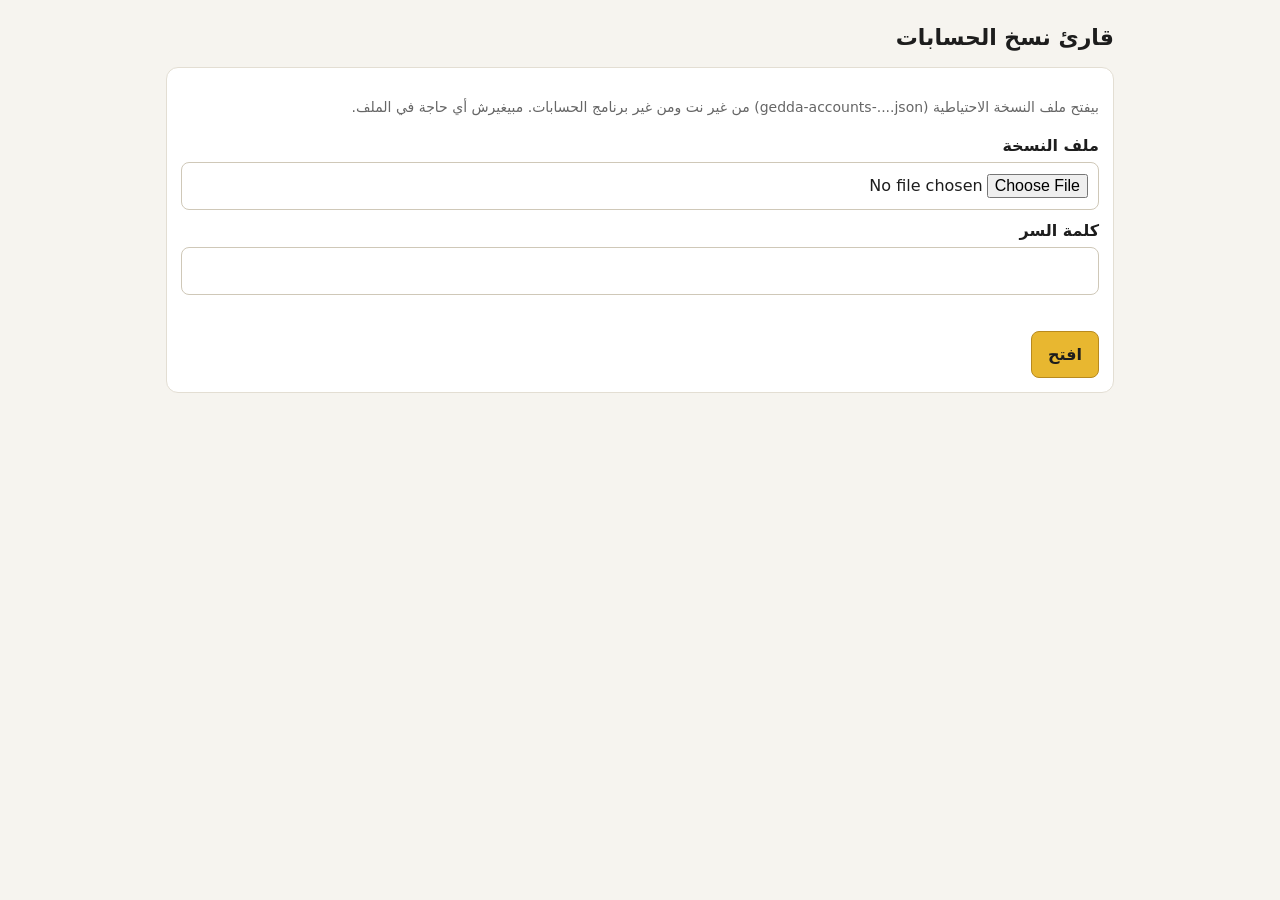
<file: reader.html>
<!doctype html>
<html lang="ar" dir="rtl">
<head>
<meta charset="utf-8">
<meta name="viewport" content="width=device-width,initial-scale=1">
<meta name="color-scheme" content="light">
<title>قارئ نسخ الحسابات</title>
<!-- قارئ النسخ: ملف واحد لوحده (من غير أي ملف تاني ولا نت) بيفتح ملف النسخة الاحتياطية بتاع الحسابات بكلمة السر ويعرضه ويطلّعه إكسيل.
     بيتحفظ على فلاشة جنب النسخ، فلازم يفضل شغال لوحده لسنين: متربطوش بأي ملف تاني، ومتخليهوش يكتب أو يقرا أي حاجة محفوظة في المتصفح.
     طريقة فك التشفير لازم تفضل زي الحسابات بالظبط (PBKDF2-SHA256 250000 مرة ← AES-GCM 256). اختبار "قارئ النسخ" بيقارن أرقامه بالحسابات. -->
<style>
*{box-sizing:border-box}
body{margin:0;background:#f6f4ef;color:#1d1d1d;font:16px/1.6 system-ui,"Segoe UI",Tahoma,Arial,sans-serif}
main{max-width:980px;margin:0 auto;padding:16px}
h1{font-size:22px;margin:4px 0 12px}
h2{font-size:18px;margin:22px 0 8px}
.card{background:#fff;border:1px solid #e3ded3;border-radius:12px;padding:14px;margin-bottom:12px}
label{display:block;font-weight:600;margin:8px 0 4px}
input[type=password],input[type=file]{width:100%;font:inherit;padding:10px;border:1px solid #cfc8b8;border-radius:8px;background:#fff}
button{font:inherit;font-weight:700;padding:10px 16px;border-radius:8px;border:1px solid #b88a1e;background:#e8b730;color:#1d1d1d;cursor:pointer;margin:10px 0 0 6px}
button.ln{background:#fff}
.err{color:#b3261e;font-weight:600;min-height:1.6em}
.hint{color:#666;font-size:14px}
table{width:100%;border-collapse:collapse;background:#fff}
th,td{padding:7px 8px;border-bottom:1px solid #ece7dc;text-align:right;vertical-align:top}
th{background:#f0ebe0;font-size:14px}
td.n,th.n{text-align:left;direction:ltr;white-space:nowrap;font-variant-numeric:tabular-nums}
tr.p{cursor:pointer}tr.p:hover{background:#fbf6e8}
tr.tot td{font-weight:700;background:#faf7f0}
.neg{color:#b3261e}
.del{color:#999;text-decoration:line-through}
.top{display:flex;flex-wrap:wrap;align-items:center;gap:6px}
.top h1{margin-inline-end:auto}
@media print{button,.noprint{display:none!important}body{background:#fff}}
</style>
</head>
<body>
<main>
  <div class="top"><h1>قارئ نسخ الحسابات</h1><button class="ln noprint" id="again" type="button" hidden>افتح ملف تاني</button></div>
  <section class="card" id="open">
    <p class="hint">بيفتح ملف النسخة الاحتياطية (gedda-accounts-....json) من غير نت ومن غير برنامج الحسابات. مبيغيرش أي حاجة في الملف.</p>
    <label for="file">ملف النسخة</label>
    <input type="file" id="file" accept=".json,application/json">
    <label for="pass">كلمة السر</label>
    <input type="password" id="pass" autocomplete="off">
    <div class="err" id="err"></div>
    <button id="go" type="button">افتح</button>
  </section>
  <section id="out" hidden></section>
</main>
<script>
'use strict';
const SECS = {mkt: 'العملاء', sup: 'الموردين'};
const TXT = {inc: 'إيراد', exp: 'مصروف', tr: 'تحويل'};
const $ = s => document.querySelector(s);
const esc = s => String(s ?? '').replace(/[&<>"']/g, c => ({'&': '&amp;', '<': '&lt;', '>': '&gt;', '"': '&quot;', "'": '&#39;'}[c]));
const unb64 = s => Uint8Array.from(atob(s), c => c.charCodeAt(0));
const money = q => (q < 0 ? '-' : '') + (Math.abs(q) / 100).toLocaleString('en-US', {minimumFractionDigits: Math.abs(q) % 100 ? 2 : 0, maximumFractionDigits: 2});
const noRef = t => String(t || '').replace(/ رقم \d+/g, '');
let D = null, meta = null;

async function unlock(box, pass) {
  const base = await crypto.subtle.importKey('raw', new TextEncoder().encode(pass), 'PBKDF2', false, ['deriveKey']);
  const key = await crypto.subtle.deriveKey({name: 'PBKDF2', salt: unb64(box.salt), iterations: 250000, hash: 'SHA-256'}, base, {name: 'AES-GCM', length: 256}, false, ['decrypt']);
  const pt = await crypto.subtle.decrypt({name: 'AES-GCM', iv: unb64(box.iv)}, key, unb64(box.ct));
  return JSON.parse(new TextDecoder().decode(pt));
}

/* نفس حسبة الحسابات: رصيد الحساب = مدين − دائن للحركات الشغالة، ورصيد أول المدة أول سطر */
const live = a => (D[a] || []).filter(r => !r.del);
const entCmp = (a, b) => (b.kind === 'open') - (a.kind === 'open') || (a.date < b.date ? -1 : a.date > b.date ? 1 : (a.at || 0) - (b.at || 0) || (a.id < b.id ? -1 : 1));
const parties = () => live('parties');
const entriesOf = pid => live('entries').filter(e => e.party === pid).sort(entCmp);
const balOf = pid => entriesOf(pid).reduce((b, e) => b + (e.dr || 0) - (e.cr || 0), 0);
const vName = id => ((D.vaults || []).find(v => v.id === id) || {name: '؟'}).name;
const cName = id => ((D.cats || []).find(c => c.id === id) || {name: 'بدون بند'}).name;
const isPay = e => e.kind === 'pay' || e.kind === 'ppay';
/* حركات خزنة واحدة (زي vaultBal في الحسابات): الافتتاحي + إيراد − مصروف ± تحويل ± الدفعات اللي عليها */
function vaultRows(vid) {
  const v = (D.vaults || []).find(x => x.id === vid) || {}, rows = [];
  for (const t of live('txs')) {
    if (t.nv) continue;
    let a = 0;
    if (t.type === 'inc' && t.vault === vid) a = t.amt;
    else if (t.type === 'exp' && t.vault === vid) a = -t.amt;
    else if (t.type === 'tr') a = (t.to === vid ? t.amt : 0) - (t.vault === vid ? t.amt : 0);
    if (a) rows.push({date: t.date, what: t.type === 'tr' ? vName(t.vault) + ' ← ' + vName(t.to) : TXT[t.type] + ': ' + cName(t.cat), note: t.note || '', a});
  }
  const P = new Map((D.parties || []).map(p => [p.id, p]));
  for (const e of live('entries')) {
    if (!isPay(e) || e.vault !== vid) continue;
    const d = e.chk && e.chk.st === 'c' && e.chk.cdate ? e.chk.cdate : e.date;
    rows.push({date: d, what: (e.kind === 'pay' ? 'استلمت من ' : 'دفعت لـ ') + ((P.get(e.party) || {}).name || '؟'), note: noRef(e.desc), a: e.kind === 'pay' ? e.amt : -e.amt});
  }
  rows.sort((x, y) => x.date < y.date ? -1 : x.date > y.date ? 1 : 0);
  return {open: v.open || 0, rows};
}
const vaultBal = vid => { const r = vaultRows(vid); return r.rows.reduce((b, x) => b + x.a, r.open); };

function home() {
  window.scrollTo(0, 0);
  const bal = new Map(parties().map(p => [p.id, balOf(p.id)]));
  let h = `<div class="card"><b>النسخة بتاريخ ${esc((meta.exportedAt || '').slice(0, 10))}</b> — ${parties().length} حساب، ${live('entries').length} حركة.
    <div class="noprint"><button id="xAcc" type="button">نزّل كل الحسابات إكسيل</button><button class="ln" id="xVlt" type="button">نزّل الخزن إكسيل</button><button class="ln" type="button" onclick="print()">اطبع</button></div>
    <p class="hint">الموجب = ليك عنده، والسالب = ليه عندك. دوس على أي حساب تشوف كشفه.</p></div>`;
  for (const [sec, name] of Object.entries(SECS)) {
    const ps = parties().filter(p => p.sec === sec).sort((a, b) => a.name.localeCompare(b.name, 'ar'));
    if (!ps.length) continue;
    const tot = ps.filter(p => !p.noTot).reduce((s, p) => s + bal.get(p.id), 0);
    h += `<h2>${name} (${ps.length})</h2><table><tr><th>الحساب</th><th class="n">الرصيد</th></tr>` +
      ps.map(p => `<tr class="p" data-id="${esc(p.id)}"><td>${esc(p.name)}${p.noTot ? ' <span class="hint">(خارج الإجمالي)</span>' : ''}</td><td class="n ${bal.get(p.id) < 0 ? 'neg' : ''}">${money(bal.get(p.id))}</td></tr>`).join('') +
      `<tr class="tot"><td>الإجمالي</td><td class="n">${money(tot)}</td></tr></table>`;
  }
  const vs = live('vaults');
  if (vs.length) h += `<h2>الخزن</h2><table><tr><th>الخزنة</th><th class="n">الرصيد</th></tr>` + vs.map(v => `<tr class="p" data-v="${esc(v.id)}"><td>${esc(v.name)}</td><td class="n">${money(vaultBal(v.id))}</td></tr>`).join('') + '</table>';
  $('#out').innerHTML = h;
  $('#out').querySelectorAll('tr[data-id]').forEach(tr => tr.onclick = () => party(tr.dataset.id));
  $('#out').querySelectorAll('tr[data-v]').forEach(tr => tr.onclick = () => vault(tr.dataset.v));
  $('#xAcc').onclick = csvAccounts; $('#xVlt').onclick = csvVaults;
}
function back() { return `<button class="ln noprint" id="bk" type="button">رجوع</button><button class="ln noprint" type="button" onclick="print()">اطبع</button>`; }
function party(pid) {
  window.scrollTo(0, 0);
  const p = parties().find(x => x.id === pid); let b = 0;
  $('#out').innerHTML = `${back()}<h2>${esc(p.name)} — ${SECS[p.sec] || ''}</h2><table><tr><th>التاريخ</th><th>البيان</th><th class="n">مدين</th><th class="n">دائن</th><th class="n">الرصيد</th></tr>` +
    entriesOf(pid).map(e => { b += (e.dr || 0) - (e.cr || 0); return `<tr><td class="n">${esc(e.date)}</td><td>${esc(noRef(e.desc))}</td><td class="n">${e.dr ? money(e.dr) : ''}</td><td class="n">${e.cr ? money(e.cr) : ''}</td><td class="n ${b < 0 ? 'neg' : ''}">${money(b)}</td></tr>`; }).join('') +
    `<tr class="tot"><td colspan="4">الرصيد</td><td class="n">${money(b)}</td></tr></table>`;
  $('#bk').onclick = home;
}
function vault(vid) {
  window.scrollTo(0, 0);
  const r = vaultRows(vid); let b = r.open;
  $('#out').innerHTML = `${back()}<h2>خزنة ${esc(vName(vid))}</h2><table><tr><th>التاريخ</th><th>الحركة</th><th>البيان</th><th class="n">المبلغ</th><th class="n">الرصيد</th></tr>` +
    `<tr><td></td><td>رصيد افتتاحي</td><td></td><td></td><td class="n">${money(b)}</td></tr>` +
    r.rows.map(x => { b += x.a; return `<tr><td class="n">${esc(x.date)}</td><td>${esc(x.what)}</td><td>${esc(x.note)}</td><td class="n ${x.a < 0 ? 'neg' : ''}">${money(x.a)}</td><td class="n">${money(b)}</td></tr>`; }).join('') + '</table>';
  $('#bk').onclick = home;
}

/* إكسيل: ملف CSV بيتفتح في إكسيل بالعربي (BOM)، والمبالغ بالجنيه */
const cell = v => { const s = String(v ?? ''); const t = /^[=+\-@]/.test(s) && isNaN(+s) ? "'" + s : s; return /[",\n\r]/.test(t) ? '"' + t.replace(/"/g, '""') + '"' : t; };
function saveCsv(name, rows) {
  const blob = new Blob(['﻿' + rows.map(r => r.map(cell).join(',')).join('\r\n')], {type: 'text/csv;charset=utf-8'});
  const a = document.createElement('a'); a.href = URL.createObjectURL(blob); a.download = name; document.body.appendChild(a); a.click(); a.remove();
  setTimeout(() => URL.revokeObjectURL(a.href), 4000);
}
const day = () => (meta.exportedAt || '').slice(0, 10);
function csvAccounts() {
  const rows = [['القسم', 'الحساب', 'التاريخ', 'البيان', 'مدين', 'دائن', 'الرصيد']];
  for (const p of parties().sort((a, b) => (a.sec + a.name).localeCompare(b.sec + b.name, 'ar'))) {
    let b = 0;
    for (const e of entriesOf(p.id)) { b += (e.dr || 0) - (e.cr || 0); rows.push([SECS[p.sec] || '', p.name, e.date, noRef(e.desc), (e.dr || 0) / 100, (e.cr || 0) / 100, b / 100]); }
  }
  saveCsv(`الحسابات-${day()}.csv`, rows);
}
function csvVaults() {
  const rows = [['الخزنة', 'التاريخ', 'الحركة', 'البيان', 'المبلغ', 'الرصيد']];
  for (const v of live('vaults')) {
    const r = vaultRows(v.id); let b = r.open;
    rows.push([v.name, '', 'رصيد افتتاحي', '', '', b / 100]);
    for (const x of r.rows) { b += x.a; rows.push([v.name, x.date, x.what, x.note, x.a / 100, b / 100]); }
  }
  saveCsv(`الخزن-${day()}.csv`, rows);
}

$('#go').onclick = async () => {
  const f = $('#file').files[0], pass = $('#pass').value;
  $('#err').textContent = '';
  if (!f) return $('#err').textContent = 'اختار ملف النسخة الأول';
  let box;
  try { box = JSON.parse(await f.text()); if (box.app !== 'gedda-accounts-backup' || !box.ct) throw 0; } catch (e) { return $('#err').textContent = 'الملف ده مش نسخة احتياطية بتاعة الحسابات'; }
  if (!pass) return $('#err').textContent = 'اكتب كلمة السر';
  $('#go').disabled = true; $('#err').textContent = '⏳ بفتح…';
  try { D = await unlock(box, pass); meta = box; }
  catch (e) { $('#go').disabled = false; return $('#err').textContent = 'كلمة السر غلط'; }
  $('#go').disabled = false; $('#err').textContent = ''; $('#pass').value = '';
  $('#open').hidden = true; $('#out').hidden = false; $('#again').hidden = false;
  home();
};
$('#pass').onkeydown = e => { if (e.key === 'Enter') $('#go').click(); };
$('#again').onclick = () => { D = meta = null; $('#out').innerHTML = ''; $('#out').hidden = true; $('#again').hidden = true; $('#open').hidden = false; $('#file').value = ''; };
</script>
</body>
</html>
</file>
<file: fonts/fonts.css>
@font-face{font-family:'Cairo';font-style:normal;font-weight:400;font-display:swap;src:url(cairo-arabic-400-normal.woff2) format('woff2');unicode-range:U+0600-06FF,U+0750-077F,U+0870-088E,U+0890-0891,U+0898-08E1,U+08E3-08FF,U+200C-200E,U+2010-2011,U+204F,U+2E41,U+FB50-FDFF,U+FE70-FE74,U+FE76-FEFC}
@font-face{font-family:'Cairo';font-style:normal;font-weight:400;font-display:swap;src:url(cairo-latin-400-normal.woff2) format('woff2');unicode-range:U+0000-00FF,U+0131,U+0152-0153,U+02BB-02BC,U+02C6,U+02DA,U+02DC,U+0304,U+0308,U+0329,U+2000-206F,U+20AC,U+2122,U+2191,U+2193,U+2212,U+2215,U+FEFF,U+FFFD}
@font-face{font-family:'Cairo';font-style:normal;font-weight:600;font-display:swap;src:url(cairo-arabic-600-normal.woff2) format('woff2');unicode-range:U+0600-06FF,U+0750-077F,U+0870-088E,U+0890-0891,U+0898-08E1,U+08E3-08FF,U+200C-200E,U+2010-2011,U+204F,U+2E41,U+FB50-FDFF,U+FE70-FE74,U+FE76-FEFC}
@font-face{font-family:'Cairo';font-style:normal;font-weight:600;font-display:swap;src:url(cairo-latin-600-normal.woff2) format('woff2');unicode-range:U+0000-00FF,U+0131,U+0152-0153,U+02BB-02BC,U+02C6,U+02DA,U+02DC,U+0304,U+0308,U+0329,U+2000-206F,U+20AC,U+2122,U+2191,U+2193,U+2212,U+2215,U+FEFF,U+FFFD}
@font-face{font-family:'Cairo';font-style:normal;font-weight:700;font-display:swap;src:url(cairo-arabic-700-normal.woff2) format('woff2');unicode-range:U+0600-06FF,U+0750-077F,U+0870-088E,U+0890-0891,U+0898-08E1,U+08E3-08FF,U+200C-200E,U+2010-2011,U+204F,U+2E41,U+FB50-FDFF,U+FE70-FE74,U+FE76-FEFC}
@font-face{font-family:'Cairo';font-style:normal;font-weight:700;font-display:swap;src:url(cairo-latin-700-normal.woff2) format('woff2');unicode-range:U+0000-00FF,U+0131,U+0152-0153,U+02BB-02BC,U+02C6,U+02DA,U+02DC,U+0304,U+0308,U+0329,U+2000-206F,U+20AC,U+2122,U+2191,U+2193,U+2212,U+2215,U+FEFF,U+FFFD}
@font-face{font-family:'Cairo';font-style:normal;font-weight:800;font-display:swap;src:url(cairo-arabic-800-normal.woff2) format('woff2');unicode-range:U+0600-06FF,U+0750-077F,U+0870-088E,U+0890-0891,U+0898-08E1,U+08E3-08FF,U+200C-200E,U+2010-2011,U+204F,U+2E41,U+FB50-FDFF,U+FE70-FE74,U+FE76-FEFC}
@font-face{font-family:'Cairo';font-style:normal;font-weight:800;font-display:swap;src:url(cairo-latin-800-normal.woff2) format('woff2');unicode-range:U+0000-00FF,U+0131,U+0152-0153,U+02BB-02BC,U+02C6,U+02DA,U+02DC,U+0304,U+0308,U+0329,U+2000-206F,U+20AC,U+2122,U+2191,U+2193,U+2212,U+2215,U+FEFF,U+FFFD}
@font-face{
  font-family: 'Tajawal';
  font-style: normal;
  font-weight: 400;
  font-display: swap;
  src: url(taj-arabic-400.woff2) format('woff2');
  unicode-range: U+0600-06FF, U+0750-077F, U+0870-0891, U+0897-08E1, U+08E3-08FF, U+200C-200E, U+2010-2011, U+204F, U+2E41, U+FB50-FDFF, U+FE70-FE74, U+FE76-FEFC, U+102E0-102FB, U+10E60-10E7E, U+10EC2-10EC7, U+10EC9-10EEE, U+10EF0-10EFF, U+1EE00-1EE03, U+1EE05-1EE1F, U+1EE21-1EE22, U+1EE24, U+1EE27, U+1EE29-1EE32, U+1EE34-1EE37, U+1EE39, U+1EE3B, U+1EE42, U+1EE47, U+1EE49, U+1EE4B, U+1EE4D-1EE4F, U+1EE51-1EE52, U+1EE54, U+1EE57, U+1EE59, U+1EE5B, U+1EE5D, U+1EE5F, U+1EE61-1EE62, U+1EE64, U+1EE67-1EE6A, U+1EE6C-1EE72, U+1EE74-1EE77, U+1EE79-1EE7C, U+1EE7E, U+1EE80-1EE89, U+1EE8B-1EE9B, U+1EEA1-1EEA3, U+1EEA5-1EEA9, U+1EEAB-1EEBB, U+1EEF0-1EEF1;
}
@font-face{
  font-family: 'Tajawal';
  font-style: normal;
  font-weight: 400;
  font-display: swap;
  src: url(taj-latin-400.woff2) format('woff2');
  unicode-range: U+0000-00FF, U+0131, U+0152-0153, U+02BB-02BC, U+02C6, U+02DA, U+02DC, U+0304, U+0308, U+0329, U+2000-206F, U+20AC, U+2122, U+2191, U+2193, U+2212, U+2215, U+FEFF, U+FFFD;
}
@font-face{
  font-family: 'Tajawal';
  font-style: normal;
  font-weight: 500;
  font-display: swap;
  src: url(taj-arabic-500.woff2) format('woff2');
  unicode-range: U+0600-06FF, U+0750-077F, U+0870-0891, U+0897-08E1, U+08E3-08FF, U+200C-200E, U+2010-2011, U+204F, U+2E41, U+FB50-FDFF, U+FE70-FE74, U+FE76-FEFC, U+102E0-102FB, U+10E60-10E7E, U+10EC2-10EC7, U+10EC9-10EEE, U+10EF0-10EFF, U+1EE00-1EE03, U+1EE05-1EE1F, U+1EE21-1EE22, U+1EE24, U+1EE27, U+1EE29-1EE32, U+1EE34-1EE37, U+1EE39, U+1EE3B, U+1EE42, U+1EE47, U+1EE49, U+1EE4B, U+1EE4D-1EE4F, U+1EE51-1EE52, U+1EE54, U+1EE57, U+1EE59, U+1EE5B, U+1EE5D, U+1EE5F, U+1EE61-1EE62, U+1EE64, U+1EE67-1EE6A, U+1EE6C-1EE72, U+1EE74-1EE77, U+1EE79-1EE7C, U+1EE7E, U+1EE80-1EE89, U+1EE8B-1EE9B, U+1EEA1-1EEA3, U+1EEA5-1EEA9, U+1EEAB-1EEBB, U+1EEF0-1EEF1;
}
@font-face{
  font-family: 'Tajawal';
  font-style: normal;
  font-weight: 500;
  font-display: swap;
  src: url(taj-latin-500.woff2) format('woff2');
  unicode-range: U+0000-00FF, U+0131, U+0152-0153, U+02BB-02BC, U+02C6, U+02DA, U+02DC, U+0304, U+0308, U+0329, U+2000-206F, U+20AC, U+2122, U+2191, U+2193, U+2212, U+2215, U+FEFF, U+FFFD;
}
@font-face{
  font-family: 'Tajawal';
  font-style: normal;
  font-weight: 700;
  font-display: swap;
  src: url(taj-arabic-700.woff2) format('woff2');
  unicode-range: U+0600-06FF, U+0750-077F, U+0870-0891, U+0897-08E1, U+08E3-08FF, U+200C-200E, U+2010-2011, U+204F, U+2E41, U+FB50-FDFF, U+FE70-FE74, U+FE76-FEFC, U+102E0-102FB, U+10E60-10E7E, U+10EC2-10EC7, U+10EC9-10EEE, U+10EF0-10EFF, U+1EE00-1EE03, U+1EE05-1EE1F, U+1EE21-1EE22, U+1EE24, U+1EE27, U+1EE29-1EE32, U+1EE34-1EE37, U+1EE39, U+1EE3B, U+1EE42, U+1EE47, U+1EE49, U+1EE4B, U+1EE4D-1EE4F, U+1EE51-1EE52, U+1EE54, U+1EE57, U+1EE59, U+1EE5B, U+1EE5D, U+1EE5F, U+1EE61-1EE62, U+1EE64, U+1EE67-1EE6A, U+1EE6C-1EE72, U+1EE74-1EE77, U+1EE79-1EE7C, U+1EE7E, U+1EE80-1EE89, U+1EE8B-1EE9B, U+1EEA1-1EEA3, U+1EEA5-1EEA9, U+1EEAB-1EEBB, U+1EEF0-1EEF1;
}
@font-face{
  font-family: 'Tajawal';
  font-style: normal;
  font-weight: 700;
  font-display: swap;
  src: url(taj-latin-700.woff2) format('woff2');
  unicode-range: U+0000-00FF, U+0131, U+0152-0153, U+02BB-02BC, U+02C6, U+02DA, U+02DC, U+0304, U+0308, U+0329, U+2000-206F, U+20AC, U+2122, U+2191, U+2193, U+2212, U+2215, U+FEFF, U+FFFD;
}
@font-face{
  font-family: 'Tajawal';
  font-style: normal;
  font-weight: 800;
  font-display: swap;
  src: url(taj-arabic-800.woff2) format('woff2');
  unicode-range: U+0600-06FF, U+0750-077F, U+0870-0891, U+0897-08E1, U+08E3-08FF, U+200C-200E, U+2010-2011, U+204F, U+2E41, U+FB50-FDFF, U+FE70-FE74, U+FE76-FEFC, U+102E0-102FB, U+10E60-10E7E, U+10EC2-10EC7, U+10EC9-10EEE, U+10EF0-10EFF, U+1EE00-1EE03, U+1EE05-1EE1F, U+1EE21-1EE22, U+1EE24, U+1EE27, U+1EE29-1EE32, U+1EE34-1EE37, U+1EE39, U+1EE3B, U+1EE42, U+1EE47, U+1EE49, U+1EE4B, U+1EE4D-1EE4F, U+1EE51-1EE52, U+1EE54, U+1EE57, U+1EE59, U+1EE5B, U+1EE5D, U+1EE5F, U+1EE61-1EE62, U+1EE64, U+1EE67-1EE6A, U+1EE6C-1EE72, U+1EE74-1EE77, U+1EE79-1EE7C, U+1EE7E, U+1EE80-1EE89, U+1EE8B-1EE9B, U+1EEA1-1EEA3, U+1EEA5-1EEA9, U+1EEAB-1EEBB, U+1EEF0-1EEF1;
}
@font-face{
  font-family: 'Tajawal';
  font-style: normal;
  font-weight: 800;
  font-display: swap;
  src: url(taj-latin-800.woff2) format('woff2');
  unicode-range: U+0000-00FF, U+0131, U+0152-0153, U+02BB-02BC, U+02C6, U+02DA, U+02DC, U+0304, U+0308, U+0329, U+2000-206F, U+20AC, U+2122, U+2191, U+2193, U+2212, U+2215, U+FEFF, U+FFFD;
}
@font-face{
  font-family: 'Tajawal';
  font-style: normal;
  font-weight: 900;
  font-display: swap;
  src: url(taj-arabic-900.woff2) format('woff2');
  unicode-range: U+0600-06FF, U+0750-077F, U+0870-0891, U+0897-08E1, U+08E3-08FF, U+200C-200E, U+2010-2011, U+204F, U+2E41, U+FB50-FDFF, U+FE70-FE74, U+FE76-FEFC, U+102E0-102FB, U+10E60-10E7E, U+10EC2-10EC7, U+10EC9-10EEE, U+10EF0-10EFF, U+1EE00-1EE03, U+1EE05-1EE1F, U+1EE21-1EE22, U+1EE24, U+1EE27, U+1EE29-1EE32, U+1EE34-1EE37, U+1EE39, U+1EE3B, U+1EE42, U+1EE47, U+1EE49, U+1EE4B, U+1EE4D-1EE4F, U+1EE51-1EE52, U+1EE54, U+1EE57, U+1EE59, U+1EE5B, U+1EE5D, U+1EE5F, U+1EE61-1EE62, U+1EE64, U+1EE67-1EE6A, U+1EE6C-1EE72, U+1EE74-1EE77, U+1EE79-1EE7C, U+1EE7E, U+1EE80-1EE89, U+1EE8B-1EE9B, U+1EEA1-1EEA3, U+1EEA5-1EEA9, U+1EEAB-1EEBB, U+1EEF0-1EEF1;
}
@font-face{
  font-family: 'Tajawal';
  font-style: normal;
  font-weight: 900;
  font-display: swap;
  src: url(taj-latin-900.woff2) format('woff2');
  unicode-range: U+0000-00FF, U+0131, U+0152-0153, U+02BB-02BC, U+02C6, U+02DA, U+02DC, U+0304, U+0308, U+0329, U+2000-206F, U+20AC, U+2122, U+2191, U+2193, U+2212, U+2215, U+FEFF, U+FFFD;
}
/* توقيع المطوّر (آخر الإعدادات ودليل التطبيق): حروف إنجليزي كبيرة بس، متقصوصة على قد الاسم (~6 كيلو) */
@font-face{font-family:'GdSig';font-style:normal;font-weight:600;font-display:swap;src:url(montserrat-sig-600.woff2) format('woff2')}
@font-face{font-family:'GdMono';font-style:normal;font-weight:600;font-display:swap;src:url(cormorant-sig-600.woff2) format('woff2')}
</file>
